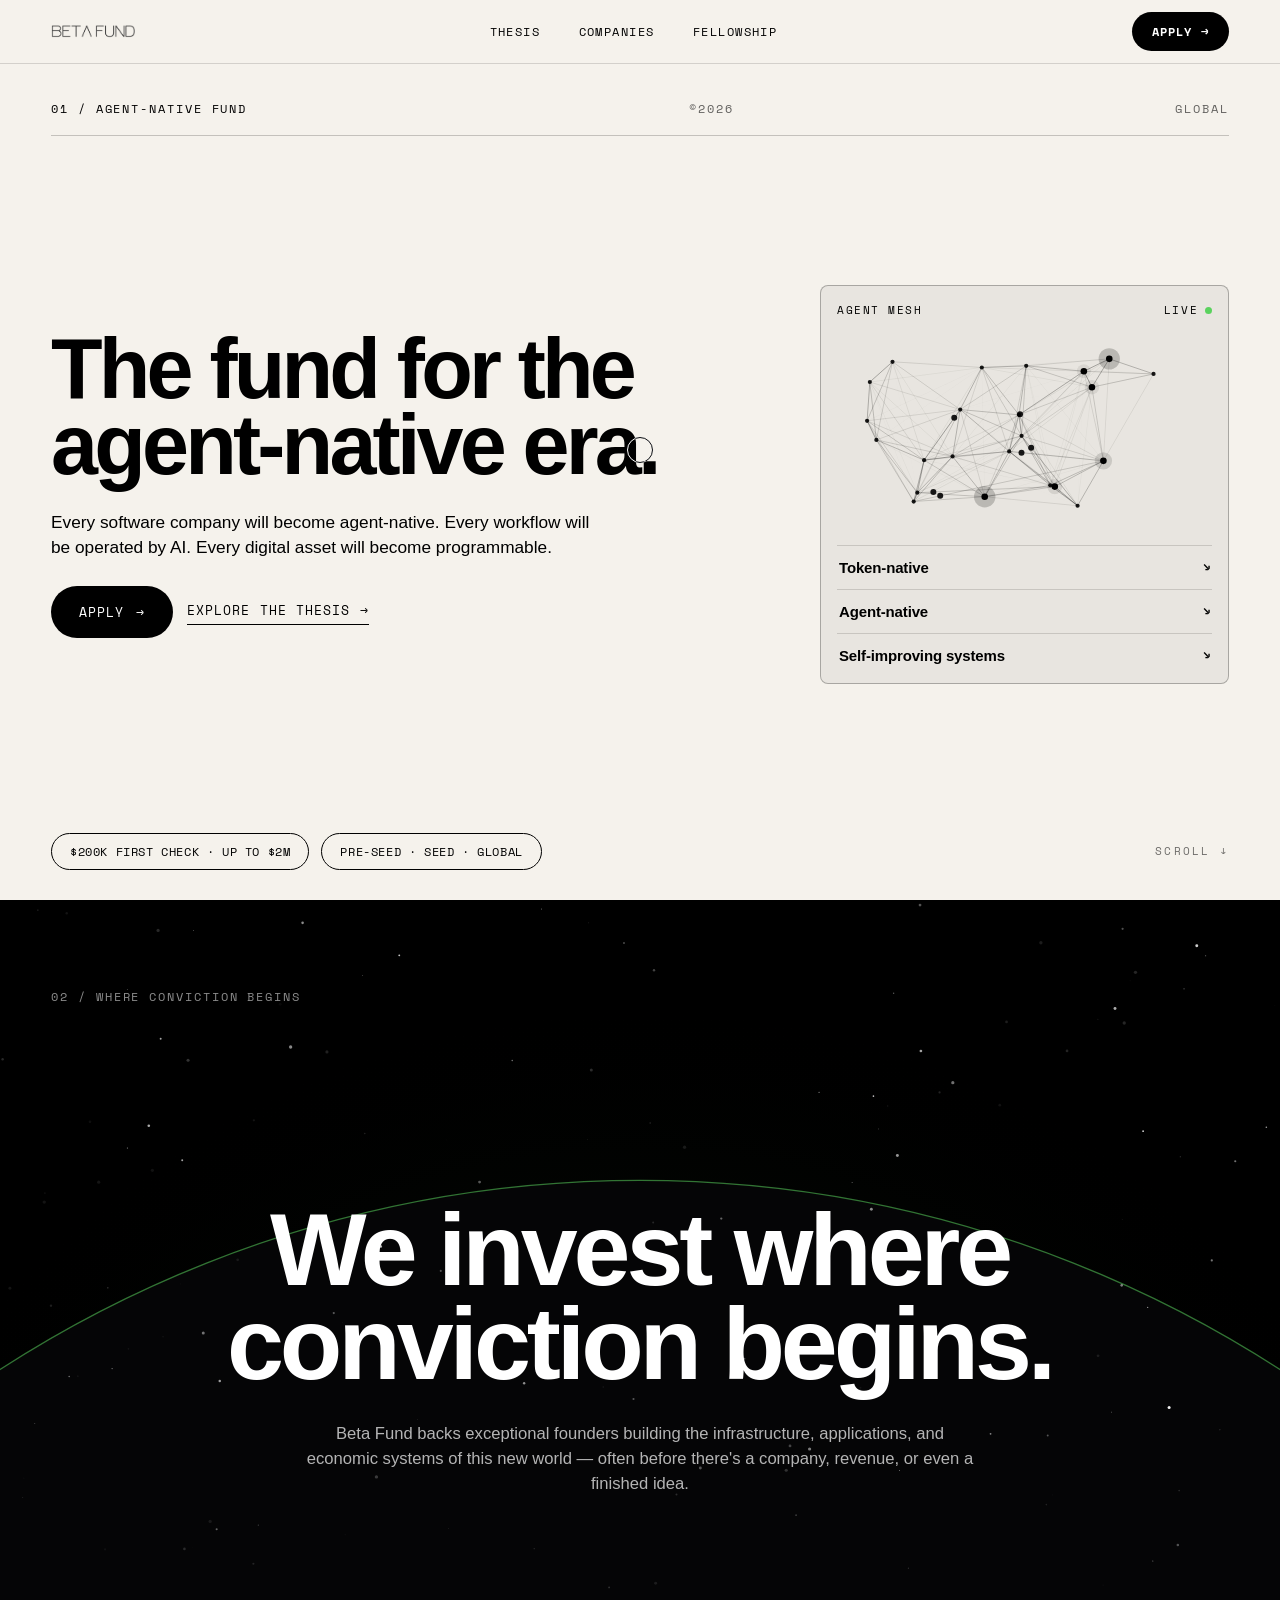
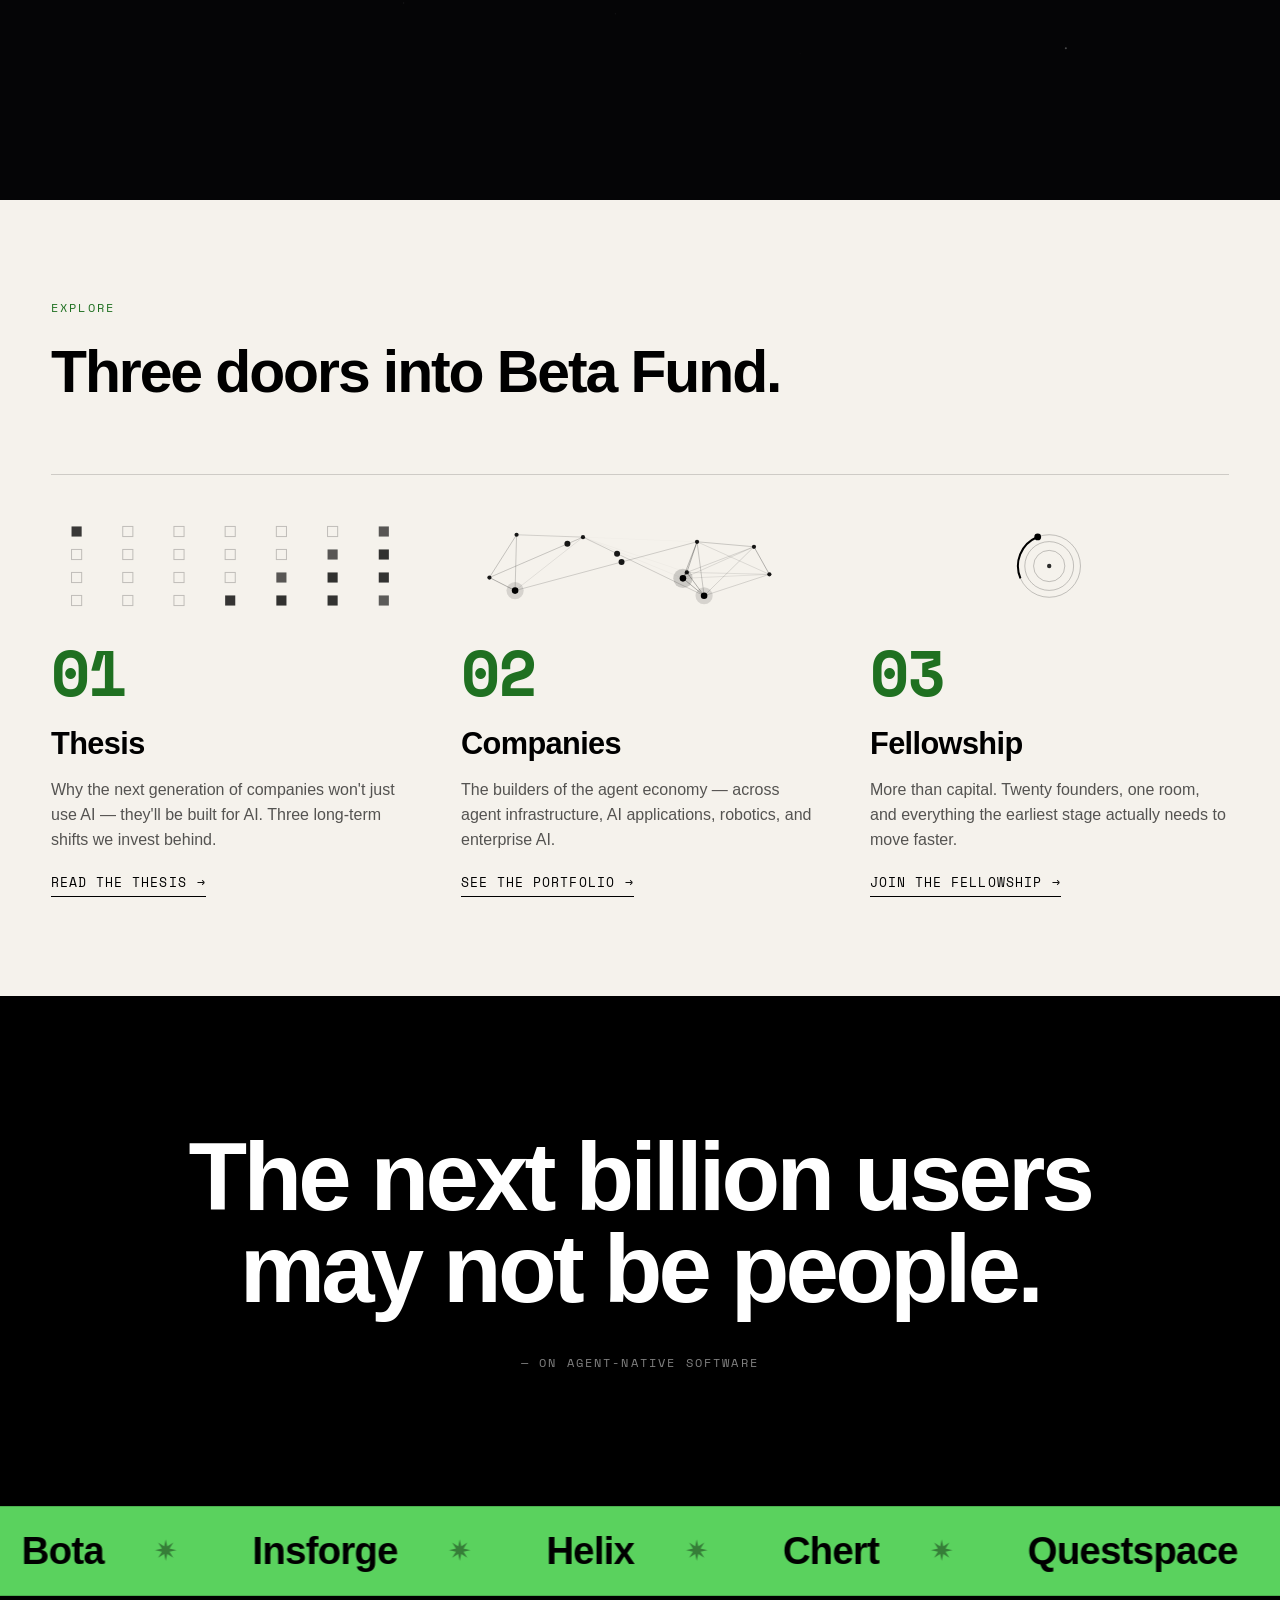
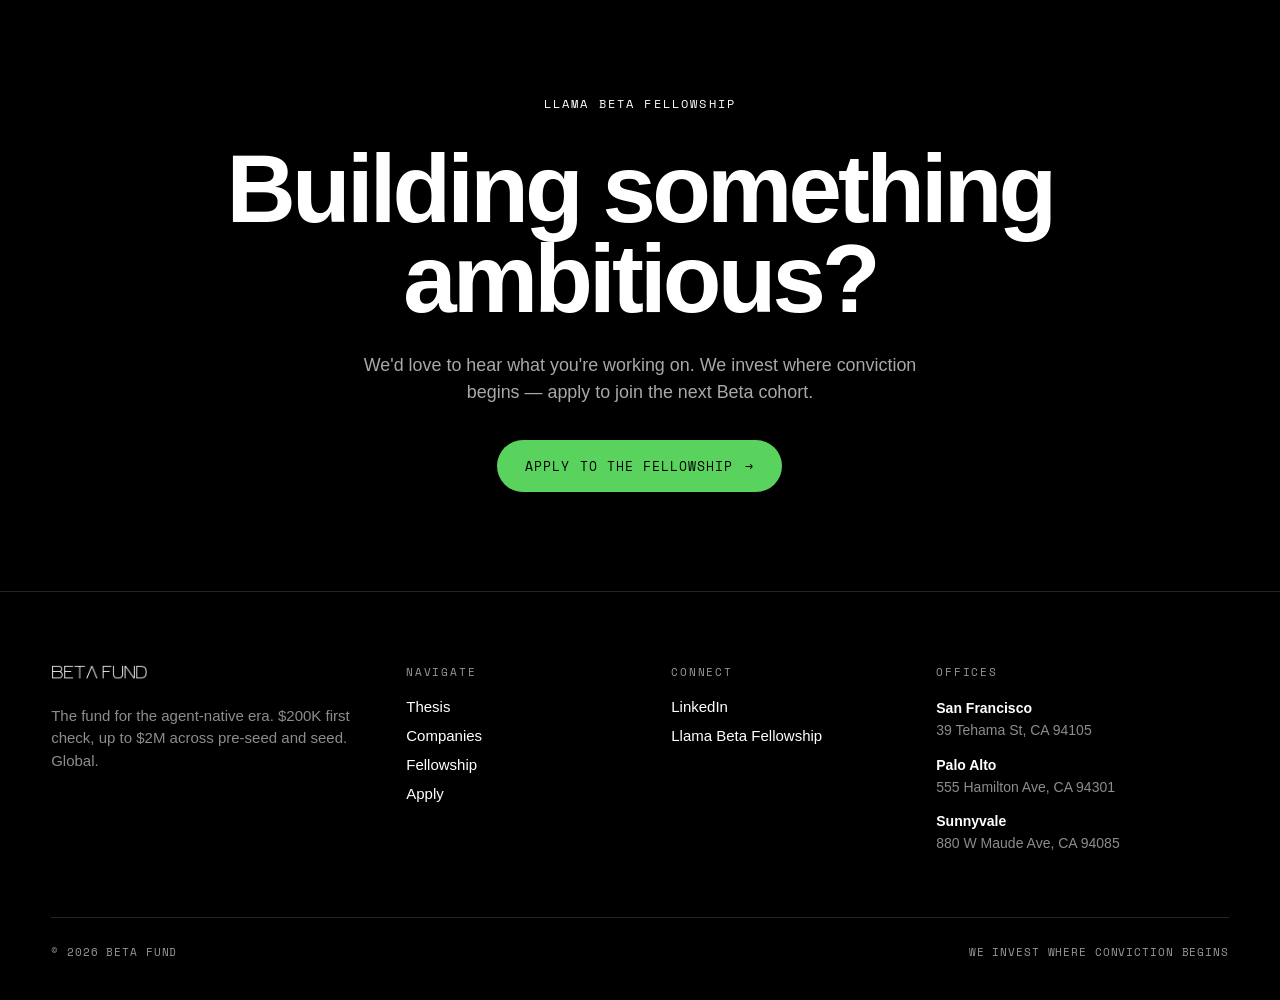
<file: index.html>
<!DOCTYPE html>
<html lang="en">
<head>
<meta charset="utf-8">
<meta name="viewport" content="width=device-width, initial-scale=1">
<title>Beta Fund — The fund for the agent-native era</title>
<meta name="description" content="Beta Fund backs founders building the agent-native era. $200K first check, up to $2M across pre-seed and seed. Global.">
<meta property="og:title" content="Beta Fund — The fund for the agent-native era">
<meta property="og:description" content="We invest where conviction begins. $200K first check, up to $2M across pre-seed and seed. Global.">
<meta property="og:type" content="website">
<meta name="theme-color" content="#5AD25E">
<link rel="icon" href="data:image/svg+xml,%3Csvg xmlns='http://www.w3.org/2000/svg' viewBox='0 0 32 32'%3E%3Crect width='32' height='32' fill='%235AD25E'/%3E%3Crect x='9' y='9' width='14' height='14' fill='%23000'/%3E%3C/svg%3E">
<meta property="og:image" content="https://www.betafund.ai/assets/og.png">
<link rel="preconnect" href="https://fonts.googleapis.com">
<link rel="preconnect" href="https://fonts.gstatic.com" crossorigin>
<link href="https://fonts.googleapis.com/css2?family=Space+Mono:wght@400;700&display=swap" rel="stylesheet">
<link rel="stylesheet" href="./css/site.css">
</head>
<body>
<a href="#main" class="skip-link">Skip to content</a>
<div id="mcursor"></div>

<header class="site-header">
  <a href="./index.html" class="brand" data-magnetic aria-label="Beta Fund — home"><img class="brand-logo" src="./assets/logo.png" alt="Beta Fund"></a>
  <nav class="nav-links" aria-label="Primary">
    <a href="./thesis.html">Thesis</a>
    <a href="./companies.html">Companies</a>
    <a href="./fellowship.html">Fellowship</a>
  </nav>
  <a href="./apply.html" class="nav-cta" data-magnetic>Apply <span>→</span></a>
  <button class="nav-toggle" aria-label="Open menu" aria-expanded="false" aria-controls="mobileNav"><span></span><span></span><span></span></button>
</header>
<nav id="mobileNav" class="mobile-nav" aria-label="Mobile">
  <a href="./thesis.html">Thesis <span class="num">01</span></a>
  <a href="./companies.html">Companies <span class="num">02</span></a>
  <a href="./fellowship.html">Fellowship <span class="num">03</span></a>
  <a href="./apply.html">Apply <span class="num">04</span></a>
  <a href="./apply.html" class="m-cta">Apply to the fellowship →</a>
  <div class="m-meta">$200K first check · up to $2M</div>
</nav>

<main id="main" tabindex="-1">

  <!-- HERO -->
  <section class="hero" id="top">
    <div class="hero-top" data-reveal data-d="0">
      <span>01 / Agent-native fund</span>
      <span>©2026</span>
      <span>Global</span>
    </div>
    <div class="hero-main">
      <div>
        <h1 class="hero-title" data-reveal data-d="80">The fund for the agent-native era.</h1>
        <p class="hero-sub" data-reveal data-d="180">Every software company will become agent-native. Every workflow will be operated by AI. Every digital asset will become programmable.</p>
        <div class="hero-cta" data-reveal data-d="260" style="display:flex;flex-wrap:wrap;gap:14px;align-items:center;margin-top:26px">
          <a href="./apply.html" class="btn" data-magnetic style="background:#000;color:#fff">Apply <span class="arr">→</span></a>
          <a href="./thesis.html" class="text-link" data-magnetic style="margin-top:0">Explore the thesis <span class="arr">→</span></a>
        </div>
      </div>
      <div class="hero-card" data-reveal data-d="340">
        <div class="hero-card-head">
          <span>Agent mesh</span>
          <span class="live">Live <span class="dot"></span></span>
        </div>
        <canvas data-motif="mesh" data-animated="1" data-tone="ink"></canvas>
        <div>
          <a href="./thesis.html" class="thesis-link" data-magnetic>Token-native <span>↘</span></a>
          <a href="./thesis.html" class="thesis-link" data-magnetic>Agent-native <span>↘</span></a>
          <a href="./thesis.html" class="thesis-link" data-magnetic>Self-improving systems <span>↘</span></a>
        </div>
      </div>
    </div>
    <div class="hero-foot">
      <div class="pill-row" data-reveal data-d="200">
        <span class="pill">$200K first check · up to $2M</span>
        <span class="pill">Pre-seed · Seed · Global</span>
      </div>
      <span class="scroll-hint">Scroll ↓</span>
    </div>
  </section>

  <!-- FILM / COSMIC -->
  <section class="film">
    <canvas id="cosmic"></canvas>
    <div class="corner">02 / Where conviction begins</div>
    <div class="film-inner">
      <h2 data-reveal>We invest where<br>conviction begins.</h2>
      <p data-reveal data-d="160">Beta Fund backs exceptional founders building the infrastructure, applications, and economic systems of this new world — often before there's a company, revenue, or even a finished idea.</p>
    </div>
  </section>

  <!-- EXPLORE CARDS -->
  <section class="section bg-paper">
    <div class="wrap">
      <div class="section-head measure">
        <div class="eyebrow gold" data-reveal>Explore</div>
        <h2 class="h2" data-reveal data-d="60">Three doors into Beta Fund.</h2>
      </div>
      <div class="thesis-grid">
        <a href="./thesis.html" class="thesis-card" data-reveal data-d="100" data-magnetic style="display:block;color:inherit">
          <canvas data-motif="grid" data-tone="ink"></canvas>
          <div class="num">01</div>
          <h3>Thesis</h3>
          <p>Why the next generation of companies won't just use AI — they'll be built for AI. Three long-term shifts we invest behind.</p>
          <span class="text-link" style="margin-top:20px">Read the thesis <span class="arr">→</span></span>
        </a>
        <a href="./companies.html" class="thesis-card" data-reveal data-d="160" data-magnetic style="display:block;color:inherit">
          <canvas data-motif="mesh" data-tone="ink"></canvas>
          <div class="num">02</div>
          <h3>Companies</h3>
          <p>The builders of the agent economy — across agent infrastructure, AI applications, robotics, and enterprise AI.</p>
          <span class="text-link" style="margin-top:20px">See the portfolio <span class="arr">→</span></span>
        </a>
        <a href="./fellowship.html" class="thesis-card" data-reveal data-d="220" data-magnetic style="display:block;color:inherit">
          <canvas data-motif="loop" data-tone="ink"></canvas>
          <div class="num">03</div>
          <h3>Fellowship</h3>
          <p>More than capital. Twenty founders, one room, and everything the earliest stage actually needs to move faster.</p>
          <span class="text-link" style="margin-top:20px">Join the fellowship <span class="arr">→</span></span>
        </a>
      </div>
    </div>
  </section>

  <!-- PULL QUOTE -->
  <section class="pull">
    <p data-reveal>The next billion users<br>may not be people.</p>
    <div class="src" data-reveal data-d="160">— On agent-native software</div>
  </section>

  <!-- MARQUEE -->
  <div class="marquee">
    <div class="marquee-track" id="marquee-track">
      <span>Bota<span class="star">✷</span></span><span>Insforge<span class="star">✷</span></span><span>Helix<span class="star">✷</span></span><span>Chert<span class="star">✷</span></span><span>Questspace<span class="star">✷</span></span><span>Pally<span class="star">✷</span></span><span>Origami Robotics<span class="star">✷</span></span><span>Neural Motion<span class="star">✷</span></span><span>Ruune<span class="star">✷</span></span><span>Vali<span class="star">✷</span></span><span>Scam AI<span class="star">✷</span></span><span>Emergent Sciences<span class="star">✷</span></span>
      <span>Bota<span class="star">✷</span></span><span>Insforge<span class="star">✷</span></span><span>Helix<span class="star">✷</span></span><span>Chert<span class="star">✷</span></span><span>Questspace<span class="star">✷</span></span><span>Pally<span class="star">✷</span></span><span>Origami Robotics<span class="star">✷</span></span><span>Neural Motion<span class="star">✷</span></span><span>Ruune<span class="star">✷</span></span><span>Vali<span class="star">✷</span></span><span>Scam AI<span class="star">✷</span></span><span>Emergent Sciences<span class="star">✷</span></span>
    </div>
  </div>

  <!-- CTA -->
  <section class="section bg-ink" style="text-align:center">
    <div class="wrap">
      <div class="eyebrow acc" data-reveal style="margin-bottom:32px">Llama Beta Fellowship</div>
      <h2 data-reveal data-d="60" style="margin:0 auto;max-width:1100px;font-weight:800;font-size:clamp(40px,7.5vw,110px);line-height:.94;letter-spacing:-.04em;text-wrap:balance">Building something ambitious?</h2>
      <p class="lead" data-reveal data-d="140" style="margin:28px auto 0;text-align:center;max-width:560px">We'd love to hear what you're working on. We invest where conviction begins — apply to join the next Beta cohort.</p>
      <div data-reveal data-d="200" style="margin-top:34px">
        <a href="./apply.html" class="btn accent" data-magnetic>Apply to the fellowship <span class="arr">→</span></a>
      </div>
    </div>
  </section>

</main>

<footer class="site-footer">
  <div class="wrap">
    <div class="footer-grid">
      <div class="fbrand">
        <a href="./index.html" data-magnetic><img class="fbrand-logo" src="./assets/logo-white.png" alt="Beta Fund"></a>
        <p>The fund for the agent-native era. $200K first check, up to $2M across pre-seed and seed. Global.</p>
      </div>
      <div class="fcol">
        <div class="ftitle">Navigate</div>
        <div class="flist">
          <a href="./thesis.html">Thesis</a>
          <a href="./companies.html">Companies</a>
          <a href="./fellowship.html">Fellowship</a>
          <a href="./apply.html">Apply</a>
        </div>
      </div>
      <div class="fcol">
        <div class="ftitle">Connect</div>
        <div class="flist">
          <a href="https://www.linkedin.com/company/betafund/" target="_blank" rel="noopener">LinkedIn</a>
          <a href="./apply.html">Llama Beta Fellowship</a>
        </div>
      </div>
      <div class="fcol">
        <div class="ftitle">Offices</div>
        <div class="offices">
          <div><span class="city">San Francisco</span>39 Tehama St, CA 94105</div>
          <div><span class="city">Palo Alto</span>555 Hamilton Ave, CA 94301</div>
          <div><span class="city">Sunnyvale</span>880 W Maude Ave, CA 94085</div>
        </div>
      </div>
    </div>
    <div class="footer-bottom">
      <span>© 2026 Beta Fund</span>
      <span>We invest where conviction begins</span>
    </div>
  </div>
</footer>

<script src="./js/site.js"></script>
</body>
</html>
</file>
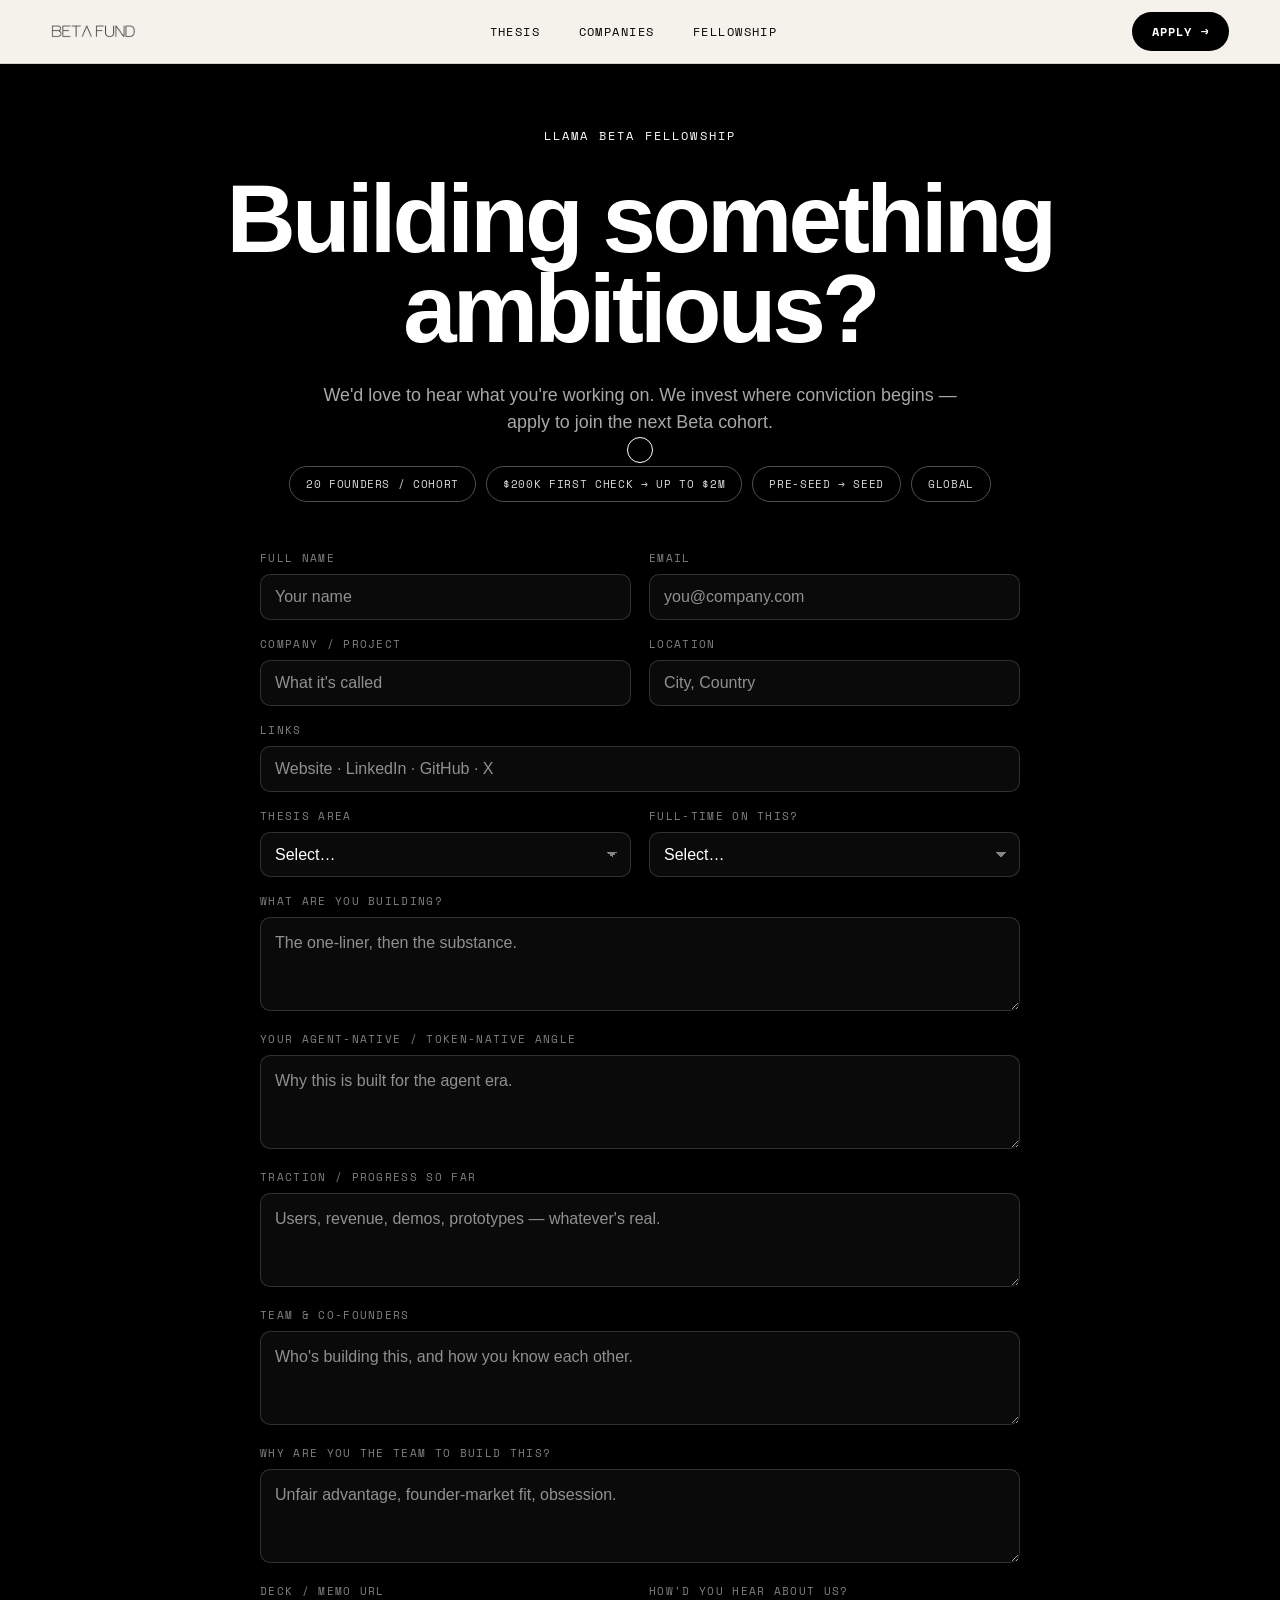
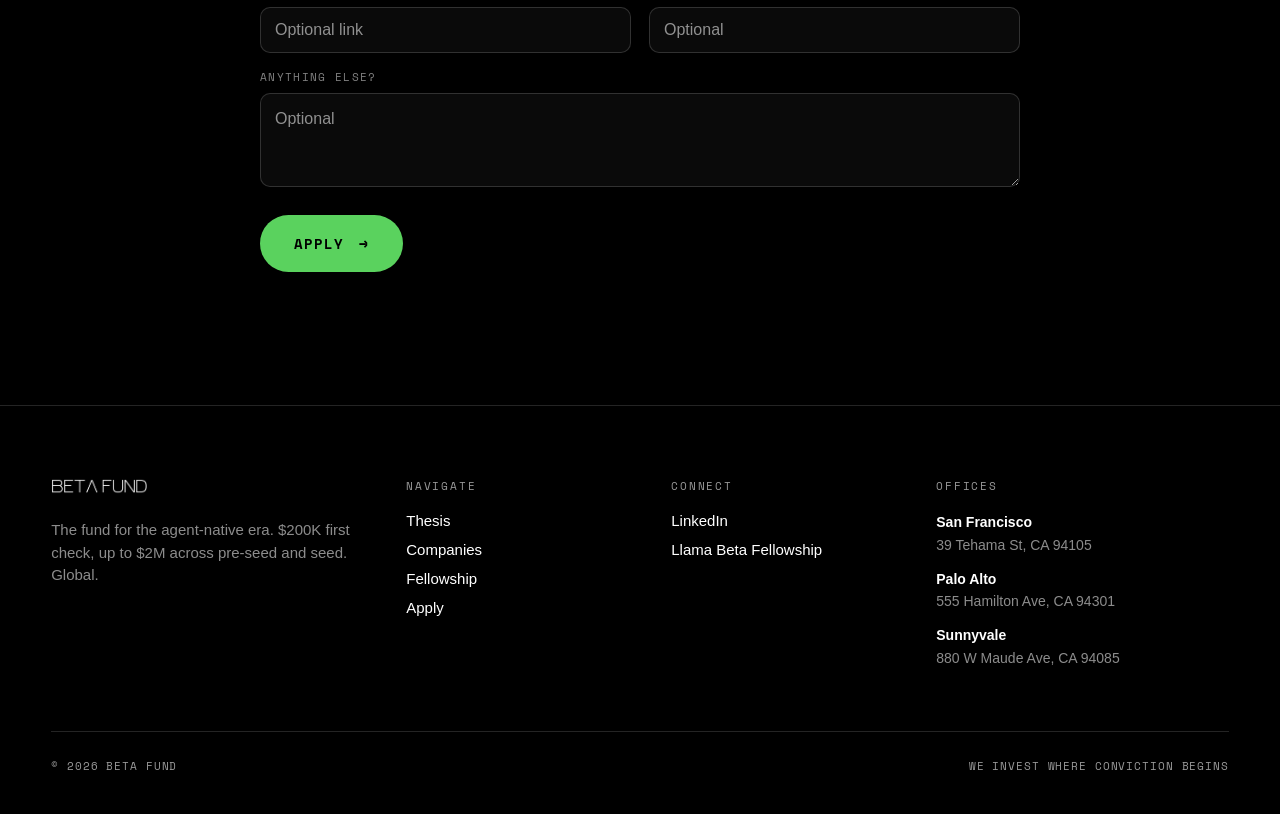
<file: apply.html>
<!DOCTYPE html>
<html lang="en">
<head>
<meta charset="utf-8">
<meta name="viewport" content="width=device-width, initial-scale=1">
<title>Apply — Beta Fund</title>
<meta name="description" content="Apply to the Llama Beta Fellowship. 20 founders per cohort, $200K first check up to $2M, pre-seed to seed, global. Tell us what you're building.">
<meta property="og:title" content="Apply — Beta Fund">
<meta property="og:description" content="Apply to the Llama Beta Fellowship. 20 founders per cohort, $200K first check up to $2M, pre-seed to seed, global. Tell us what you're building.">
<meta property="og:type" content="website">
<meta name="theme-color" content="#5AD25E">
<link rel="icon" href="data:image/svg+xml,%3Csvg xmlns='http://www.w3.org/2000/svg' viewBox='0 0 32 32'%3E%3Crect width='32' height='32' fill='%235AD25E'/%3E%3Crect x='9' y='9' width='14' height='14' fill='%23000'/%3E%3C/svg%3E">
<meta property="og:image" content="https://www.betafund.ai/assets/og.png">
<link rel="preconnect" href="https://fonts.googleapis.com">
<link rel="preconnect" href="https://fonts.gstatic.com" crossorigin>
<link href="https://fonts.googleapis.com/css2?family=Space+Mono:wght@400;700&display=swap" rel="stylesheet">
<link rel="stylesheet" href="./css/site.css">
</head>
<body>
<a href="#main" class="skip-link">Skip to content</a>
<div id="mcursor"></div>

<header class="site-header">
  <a href="./index.html" class="brand" data-magnetic aria-label="Beta Fund — home"><img class="brand-logo" src="./assets/logo.png" alt="Beta Fund"></a>
  <nav class="nav-links" aria-label="Primary">
    <a href="./thesis.html">Thesis</a>
    <a href="./companies.html">Companies</a>
    <a href="./fellowship.html">Fellowship</a>
  </nav>
  <a href="./apply.html" class="nav-cta" data-magnetic aria-current="page">Apply <span>→</span></a>
  <button class="nav-toggle" aria-label="Open menu" aria-expanded="false" aria-controls="mobileNav"><span></span><span></span><span></span></button>
</header>
<nav id="mobileNav" class="mobile-nav" aria-label="Mobile">
  <a href="./thesis.html">Thesis <span class="num">01</span></a>
  <a href="./companies.html">Companies <span class="num">02</span></a>
  <a href="./fellowship.html">Fellowship <span class="num">03</span></a>
  <a href="./apply.html" aria-current="page">Apply <span class="num">04</span></a>
  <a href="./apply.html" class="m-cta">Apply to the fellowship →</a>
  <div class="m-meta">$200K first check · up to $2M</div>
</nav>

<main id="main" tabindex="-1">
  <section class="section section-pad-top bg-ink">
    <div class="wrap">
      <div class="apply-hero">
        <div class="eyebrow acc" data-reveal style="margin-bottom:30px">Llama Beta Fellowship</div>
        <h1 data-reveal data-d="60">Building something ambitious?</h1>
        <p class="lead" data-reveal data-d="140">We'd love to hear what you're working on. We invest where conviction begins — apply to join the next Beta cohort.</p>
        <div class="apply-pills" data-reveal data-d="180">
          <span>20 founders / cohort</span>
          <span>$200K first check → up to $2M</span>
          <span>Pre-seed → Seed</span>
          <span>Global</span>
        </div>
      </div>

      <form id="applyForm" data-reveal data-d="220" novalidate>
        <div class="hp" aria-hidden="true">
          <label for="a_hp">Leave this field empty</label>
          <input id="a_hp" name="website" type="text" tabindex="-1" autocomplete="off">
        </div>
        <div>
          <label for="a_name">Full name</label>
          <input id="a_name" name="name" type="text" autocomplete="name" placeholder="Your name" required>
        </div>
        <div>
          <label for="a_email">Email</label>
          <input id="a_email" name="email" type="email" autocomplete="email" placeholder="you@company.com" required>
        </div>
        <div>
          <label for="a_company">Company / project</label>
          <input id="a_company" name="company" type="text" placeholder="What it's called">
        </div>
        <div>
          <label for="a_location">Location</label>
          <input id="a_location" name="location" type="text" placeholder="City, Country">
        </div>
        <div class="af-full">
          <label for="a_links">Links</label>
          <input id="a_links" name="links" type="text" placeholder="Website · LinkedIn · GitHub · X">
        </div>
        <div>
          <label for="a_thesis">Thesis area</label>
          <select id="a_thesis" name="thesis_area">
            <option value="">Select…</option>
            <option>Agent Infrastructure</option>
            <option>AI Applications</option>
            <option>Robotics &amp; Physical AI</option>
            <option>Enterprise AI</option>
            <option>Other</option>
          </select>
        </div>
        <div>
          <label for="a_fulltime">Full-time on this?</label>
          <select id="a_fulltime" name="full_time">
            <option value="">Select…</option>
            <option>Yes — full-time</option>
            <option>Not yet</option>
            <option>Planning to</option>
          </select>
        </div>
        <div class="af-full">
          <label for="a_building">What are you building?</label>
          <textarea id="a_building" name="building" placeholder="The one-liner, then the substance." required></textarea>
        </div>
        <div class="af-full">
          <label for="a_token">Your agent-native / token-native angle</label>
          <textarea id="a_token" name="token_angle" placeholder="Why this is built for the agent era."></textarea>
        </div>
        <div class="af-full">
          <label for="a_progress">Traction / progress so far</label>
          <textarea id="a_progress" name="progress" placeholder="Users, revenue, demos, prototypes — whatever's real."></textarea>
        </div>
        <div class="af-full">
          <label for="a_team">Team &amp; co-founders</label>
          <textarea id="a_team" name="team" placeholder="Who's building this, and how you know each other."></textarea>
        </div>
        <div class="af-full">
          <label for="a_why">Why are you the team to build this?</label>
          <textarea id="a_why" name="why_you" placeholder="Unfair advantage, founder-market fit, obsession."></textarea>
        </div>
        <div>
          <label for="a_deck">Deck / memo URL</label>
          <input id="a_deck" name="deck_url" type="text" placeholder="Optional link">
        </div>
        <div>
          <label for="a_referral">How'd you hear about us?</label>
          <input id="a_referral" name="referral" type="text" placeholder="Optional">
        </div>
        <div class="af-full">
          <label for="a_else">Anything else?</label>
          <textarea id="a_else" name="anything_else" placeholder="Optional"></textarea>
        </div>
        <button id="applyBtn" type="submit">Apply <span class="arr">→</span></button>
        <div id="applyMsg" role="status" aria-live="polite"></div>
      </form>
    </div>
  </section>
</main>

<footer class="site-footer">
  <div class="wrap">
    <div class="footer-grid">
      <div class="fbrand">
        <a href="./index.html" data-magnetic><img class="fbrand-logo" src="./assets/logo-white.png" alt="Beta Fund"></a>
        <p>The fund for the agent-native era. $200K first check, up to $2M across pre-seed and seed. Global.</p>
      </div>
      <div class="fcol">
        <div class="ftitle">Navigate</div>
        <div class="flist">
          <a href="./thesis.html">Thesis</a>
          <a href="./companies.html">Companies</a>
          <a href="./fellowship.html">Fellowship</a>
          <a href="./apply.html">Apply</a>
        </div>
      </div>
      <div class="fcol">
        <div class="ftitle">Connect</div>
        <div class="flist">
          <a href="https://www.linkedin.com/company/betafund/" target="_blank" rel="noopener">LinkedIn</a>
          <a href="./apply.html">Llama Beta Fellowship</a>
        </div>
      </div>
      <div class="fcol">
        <div class="ftitle">Offices</div>
        <div class="offices">
          <div><span class="city">San Francisco</span>39 Tehama St, CA 94105</div>
          <div><span class="city">Palo Alto</span>555 Hamilton Ave, CA 94301</div>
          <div><span class="city">Sunnyvale</span>880 W Maude Ave, CA 94085</div>
        </div>
      </div>
    </div>
    <div class="footer-bottom">
      <span>© 2026 Beta Fund</span>
      <span>We invest where conviction begins</span>
    </div>
  </div>
</footer>

<script src="./js/site.js"></script>
</body>
</html>
</file>
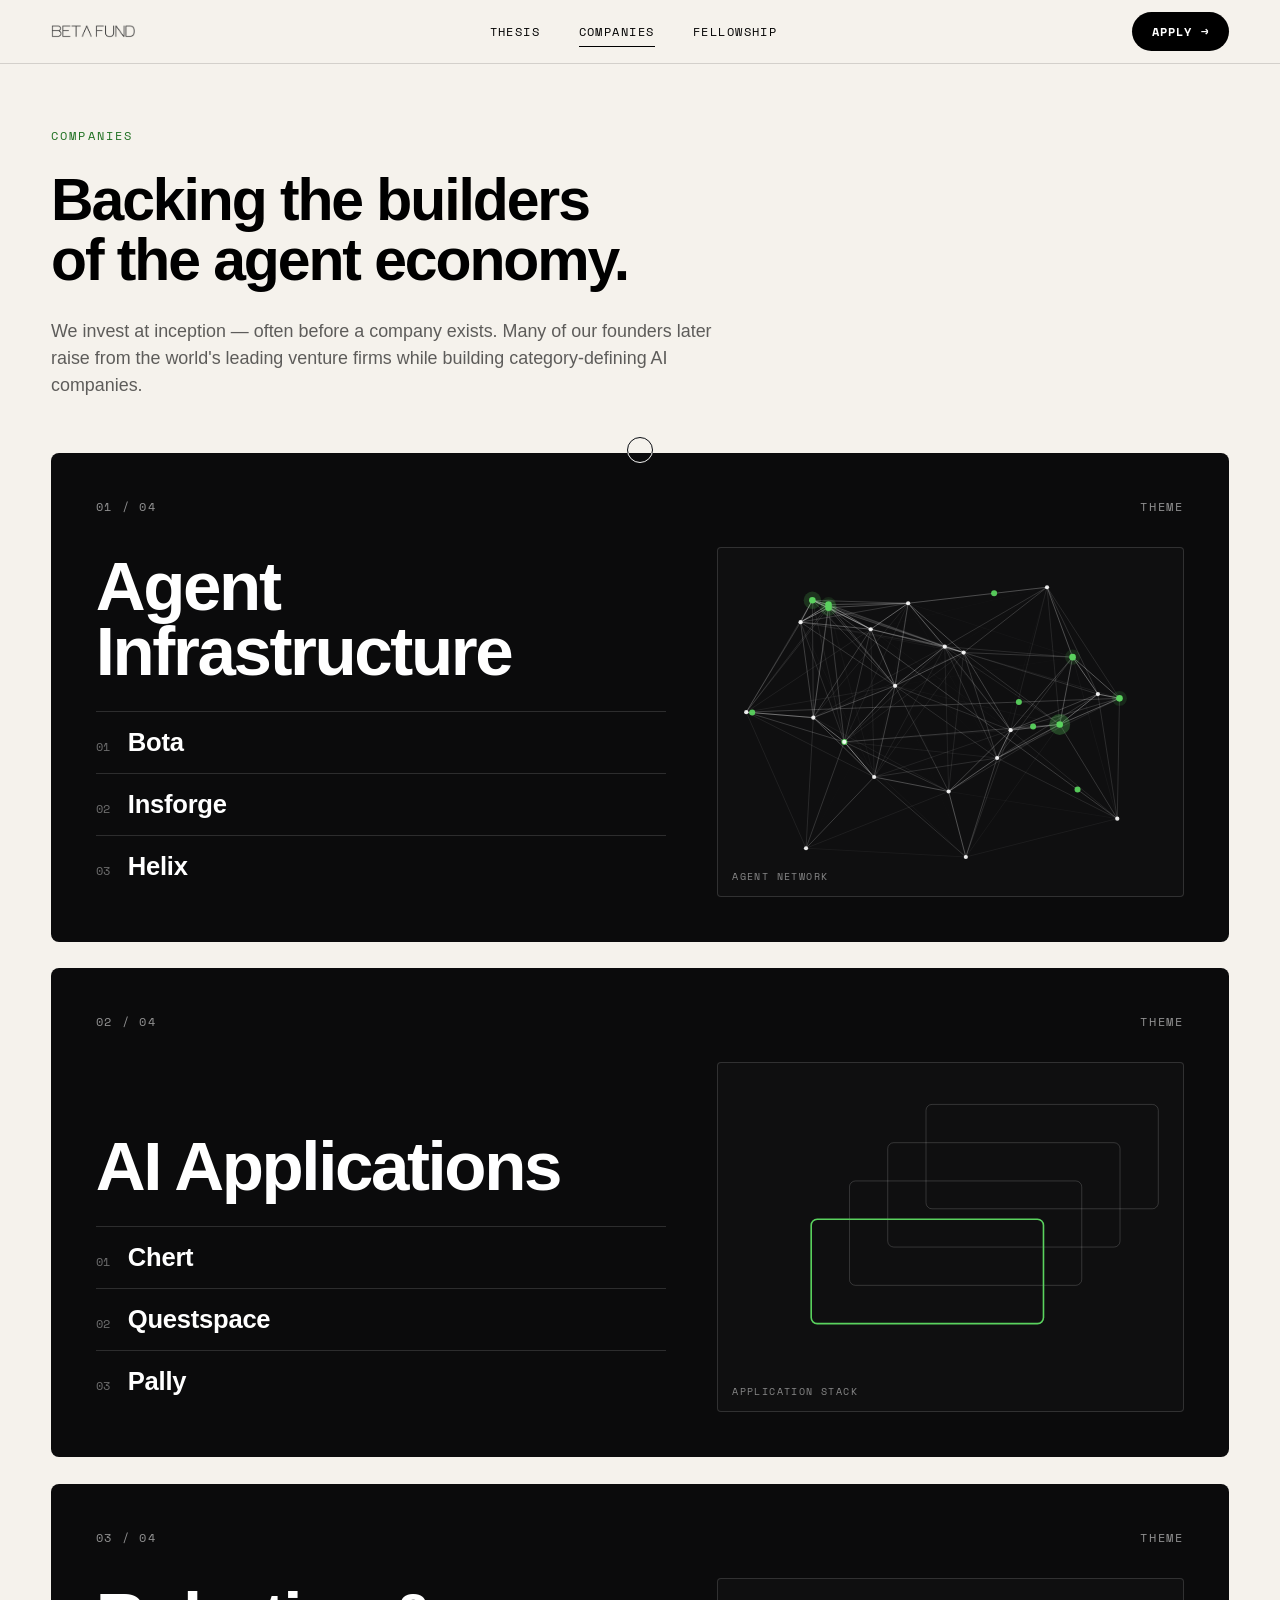
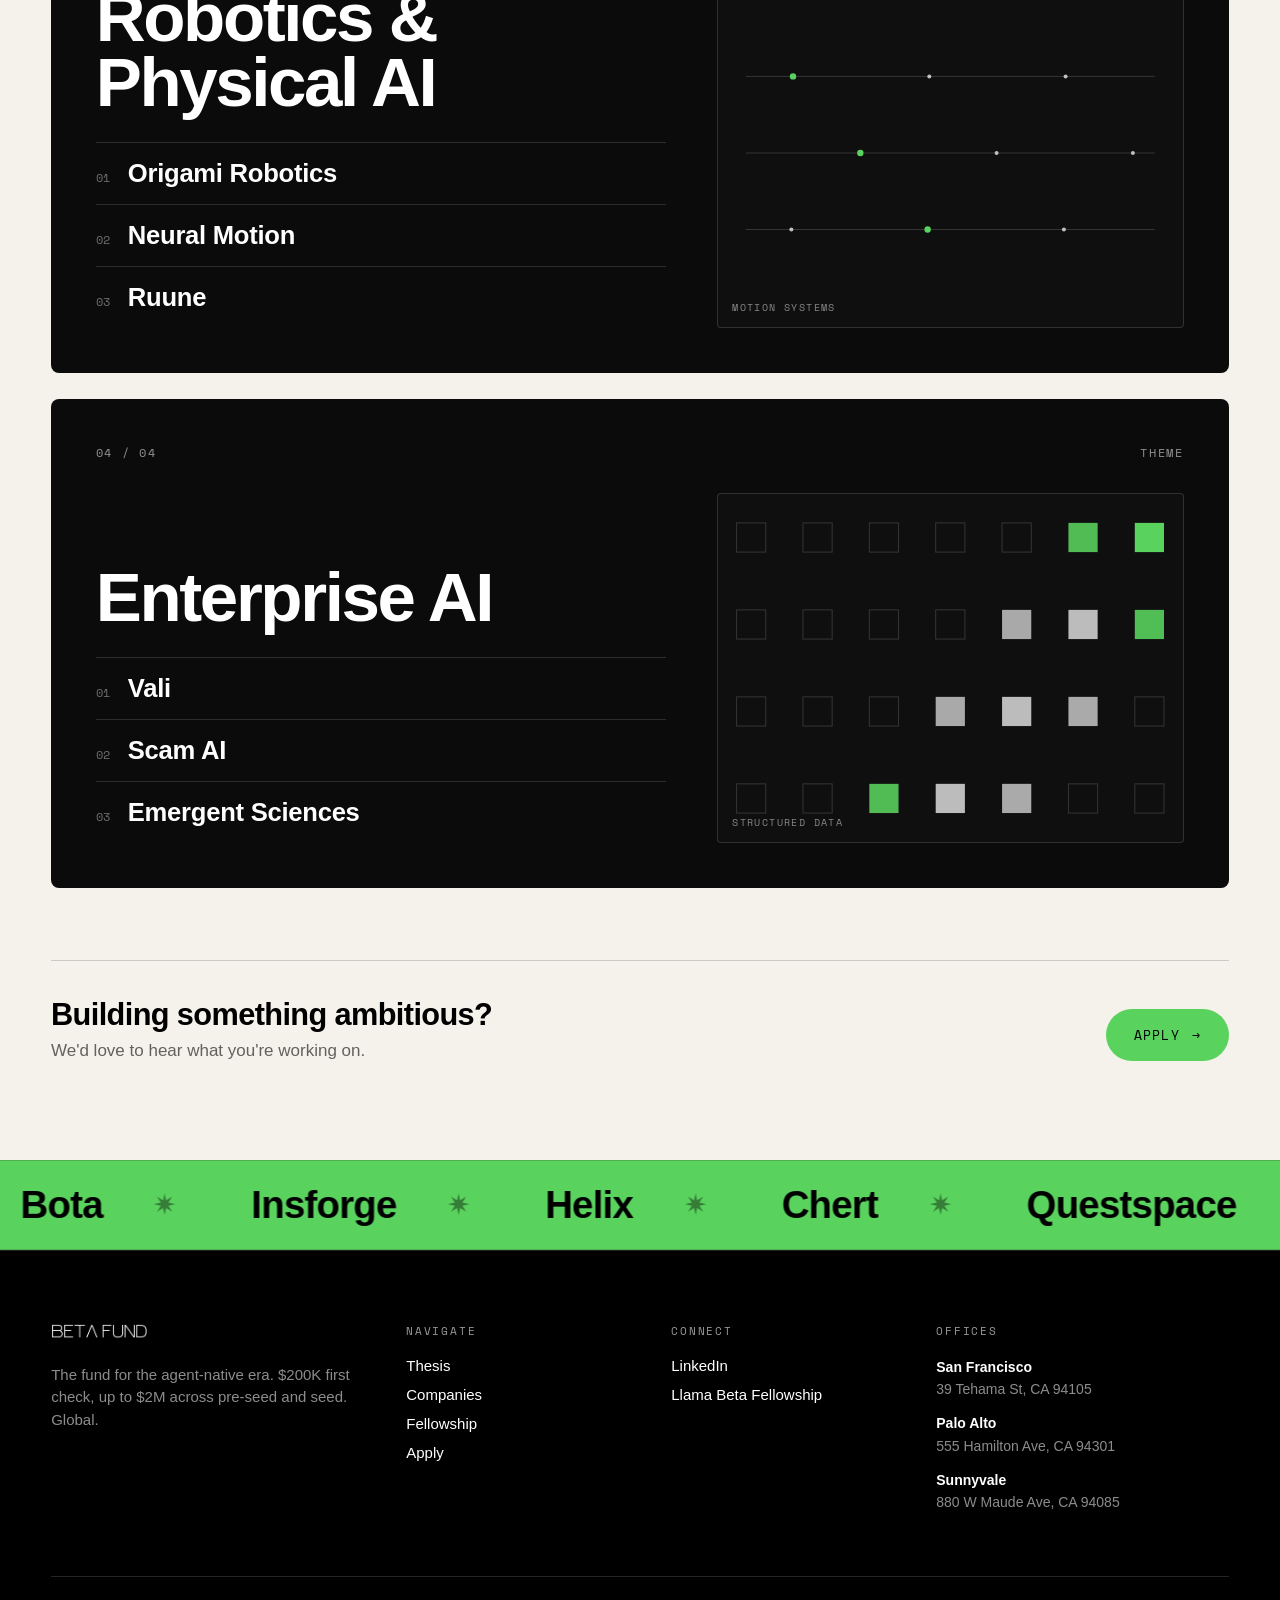
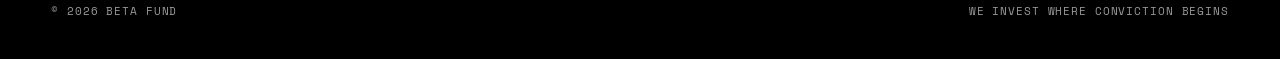
<file: companies.html>
<!DOCTYPE html>
<html lang="en">
<head>
<meta charset="utf-8">
<meta name="viewport" content="width=device-width, initial-scale=1">
<title>Companies — Beta Fund</title>
<meta name="description" content="Beta Fund backs the builders of the agent economy — across agent infrastructure, AI applications, robotics & physical AI, and enterprise AI.">
<meta property="og:title" content="Companies — Beta Fund">
<meta property="og:description" content="Beta Fund backs the builders of the agent economy — across agent infrastructure, AI applications, robotics & physical AI, and enterprise AI.">
<meta property="og:type" content="website">
<meta name="theme-color" content="#5AD25E">
<link rel="icon" href="data:image/svg+xml,%3Csvg xmlns='http://www.w3.org/2000/svg' viewBox='0 0 32 32'%3E%3Crect width='32' height='32' fill='%235AD25E'/%3E%3Crect x='9' y='9' width='14' height='14' fill='%23000'/%3E%3C/svg%3E">
<meta property="og:image" content="https://www.betafund.ai/assets/og.png">
<link rel="preconnect" href="https://fonts.googleapis.com">
<link rel="preconnect" href="https://fonts.gstatic.com" crossorigin>
<link href="https://fonts.googleapis.com/css2?family=Space+Mono:wght@400;700&display=swap" rel="stylesheet">
<link rel="stylesheet" href="./css/site.css">
</head>
<body>
<a href="#main" class="skip-link">Skip to content</a>
<div id="mcursor"></div>

<header class="site-header">
  <a href="./index.html" class="brand" data-magnetic aria-label="Beta Fund — home"><img class="brand-logo" src="./assets/logo.png" alt="Beta Fund"></a>
  <nav class="nav-links" aria-label="Primary">
    <a href="./thesis.html">Thesis</a>
    <a href="./companies.html" aria-current="page">Companies</a>
    <a href="./fellowship.html">Fellowship</a>
  </nav>
  <a href="./apply.html" class="nav-cta" data-magnetic>Apply <span>→</span></a>
  <button class="nav-toggle" aria-label="Open menu" aria-expanded="false" aria-controls="mobileNav"><span></span><span></span><span></span></button>
</header>
<nav id="mobileNav" class="mobile-nav" aria-label="Mobile">
  <a href="./thesis.html">Thesis <span class="num">01</span></a>
  <a href="./companies.html" aria-current="page">Companies <span class="num">02</span></a>
  <a href="./fellowship.html">Fellowship <span class="num">03</span></a>
  <a href="./apply.html">Apply <span class="num">04</span></a>
  <a href="./apply.html" class="m-cta">Apply to the fellowship →</a>
  <div class="m-meta">$200K first check · up to $2M</div>
</nav>

<main id="main" tabindex="-1">
  <section class="section section-pad-top bg-paper">
    <div class="wrap">
      <div class="section-head measure">
        <div class="eyebrow gold" data-reveal>Companies</div>
        <h1 class="h2" data-reveal data-d="60">Backing the builders of the agent economy.</h1>
        <p class="lead" data-reveal data-d="140">We invest at inception — often before a company exists. Many of our founders later raise from the world's leading venture firms while building category-defining AI companies.</p>
      </div>

      <div class="theme-list">
        <article class="theme-card" data-reveal data-d="80">
          <div class="tc-top"><span>01 / 04</span><span>Theme</span></div>
          <div class="tc-body">
            <div>
              <h3>Agent Infrastructure</h3>
              <div class="cos">
                <div class="co"><span class="ci">01</span><span class="cn">Bota</span></div>
                <div class="co"><span class="ci">02</span><span class="cn">Insforge</span></div>
                <div class="co"><span class="ci">03</span><span class="cn">Helix</span></div>
              </div>
            </div>
            <div class="tc-motif"><canvas data-motif="mesh" data-tone="light"></canvas><span class="ml">Agent network</span></div>
          </div>
        </article>

        <article class="theme-card" data-reveal data-d="80">
          <div class="tc-top"><span>02 / 04</span><span>Theme</span></div>
          <div class="tc-body">
            <div>
              <h3>AI Applications</h3>
              <div class="cos">
                <div class="co"><span class="ci">01</span><span class="cn">Chert</span></div>
                <div class="co"><span class="ci">02</span><span class="cn">Questspace</span></div>
                <div class="co"><span class="ci">03</span><span class="cn">Pally</span></div>
              </div>
            </div>
            <div class="tc-motif"><canvas data-motif="stack" data-tone="light"></canvas><span class="ml">Application stack</span></div>
          </div>
        </article>

        <article class="theme-card" data-reveal data-d="80">
          <div class="tc-top"><span>03 / 04</span><span>Theme</span></div>
          <div class="tc-body">
            <div>
              <h3>Robotics &amp; Physical AI</h3>
              <div class="cos">
                <div class="co"><span class="ci">01</span><span class="cn">Origami Robotics</span></div>
                <div class="co"><span class="ci">02</span><span class="cn">Neural Motion</span></div>
                <div class="co"><span class="ci">03</span><span class="cn">Ruune</span></div>
              </div>
            </div>
            <div class="tc-motif"><canvas data-motif="flow" data-tone="light"></canvas><span class="ml">Motion systems</span></div>
          </div>
        </article>

        <article class="theme-card" data-reveal data-d="80">
          <div class="tc-top"><span>04 / 04</span><span>Theme</span></div>
          <div class="tc-body">
            <div>
              <h3>Enterprise AI</h3>
              <div class="cos">
                <div class="co"><span class="ci">01</span><span class="cn">Vali</span></div>
                <div class="co"><span class="ci">02</span><span class="cn">Scam AI</span></div>
                <div class="co"><span class="ci">03</span><span class="cn">Emergent Sciences</span></div>
              </div>
            </div>
            <div class="tc-motif"><canvas data-motif="grid" data-tone="light"></canvas><span class="ml">Structured data</span></div>
          </div>
        </article>
      </div>

      <div class="cta-strip" data-reveal>
        <div>
          <div class="big">Building something ambitious?</div>
          <div class="sub">We'd love to hear what you're working on.</div>
        </div>
        <a href="./apply.html" class="btn accent" data-magnetic>Apply <span class="arr">→</span></a>
      </div>
    </div>
  </section>

  <!-- MARQUEE -->
  <div class="marquee">
    <div class="marquee-track" id="marquee-track">
      <span>Bota<span class="star">✷</span></span><span>Insforge<span class="star">✷</span></span><span>Helix<span class="star">✷</span></span><span>Chert<span class="star">✷</span></span><span>Questspace<span class="star">✷</span></span><span>Pally<span class="star">✷</span></span><span>Origami Robotics<span class="star">✷</span></span><span>Neural Motion<span class="star">✷</span></span><span>Ruune<span class="star">✷</span></span><span>Vali<span class="star">✷</span></span><span>Scam AI<span class="star">✷</span></span><span>Emergent Sciences<span class="star">✷</span></span>
      <span>Bota<span class="star">✷</span></span><span>Insforge<span class="star">✷</span></span><span>Helix<span class="star">✷</span></span><span>Chert<span class="star">✷</span></span><span>Questspace<span class="star">✷</span></span><span>Pally<span class="star">✷</span></span><span>Origami Robotics<span class="star">✷</span></span><span>Neural Motion<span class="star">✷</span></span><span>Ruune<span class="star">✷</span></span><span>Vali<span class="star">✷</span></span><span>Scam AI<span class="star">✷</span></span><span>Emergent Sciences<span class="star">✷</span></span>
    </div>
  </div>
</main>

<footer class="site-footer">
  <div class="wrap">
    <div class="footer-grid">
      <div class="fbrand">
        <a href="./index.html" data-magnetic><img class="fbrand-logo" src="./assets/logo-white.png" alt="Beta Fund"></a>
        <p>The fund for the agent-native era. $200K first check, up to $2M across pre-seed and seed. Global.</p>
      </div>
      <div class="fcol">
        <div class="ftitle">Navigate</div>
        <div class="flist">
          <a href="./thesis.html">Thesis</a>
          <a href="./companies.html">Companies</a>
          <a href="./fellowship.html">Fellowship</a>
          <a href="./apply.html">Apply</a>
        </div>
      </div>
      <div class="fcol">
        <div class="ftitle">Connect</div>
        <div class="flist">
          <a href="https://www.linkedin.com/company/betafund/" target="_blank" rel="noopener">LinkedIn</a>
          <a href="./apply.html">Llama Beta Fellowship</a>
        </div>
      </div>
      <div class="fcol">
        <div class="ftitle">Offices</div>
        <div class="offices">
          <div><span class="city">San Francisco</span>39 Tehama St, CA 94105</div>
          <div><span class="city">Palo Alto</span>555 Hamilton Ave, CA 94301</div>
          <div><span class="city">Sunnyvale</span>880 W Maude Ave, CA 94085</div>
        </div>
      </div>
    </div>
    <div class="footer-bottom">
      <span>© 2026 Beta Fund</span>
      <span>We invest where conviction begins</span>
    </div>
  </div>
</footer>

<script src="./js/site.js"></script>
</body>
</html>
</file>
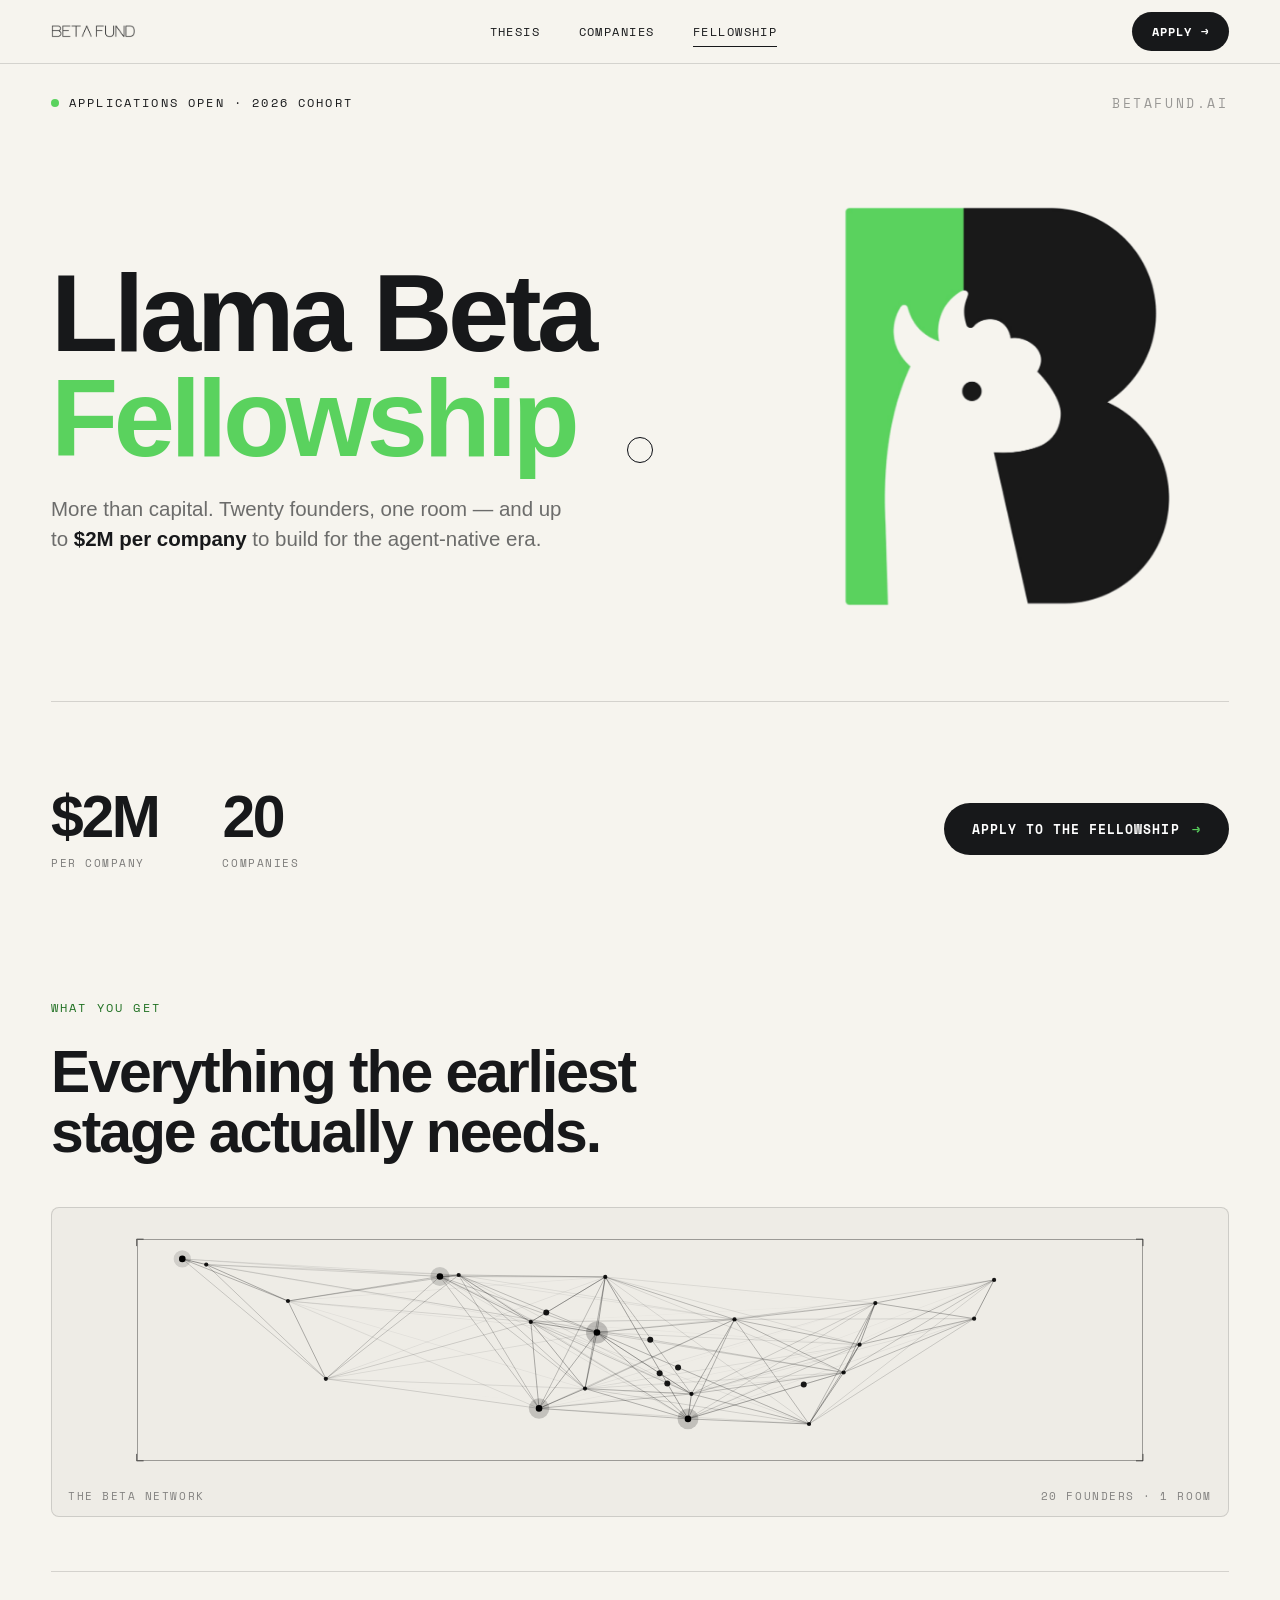
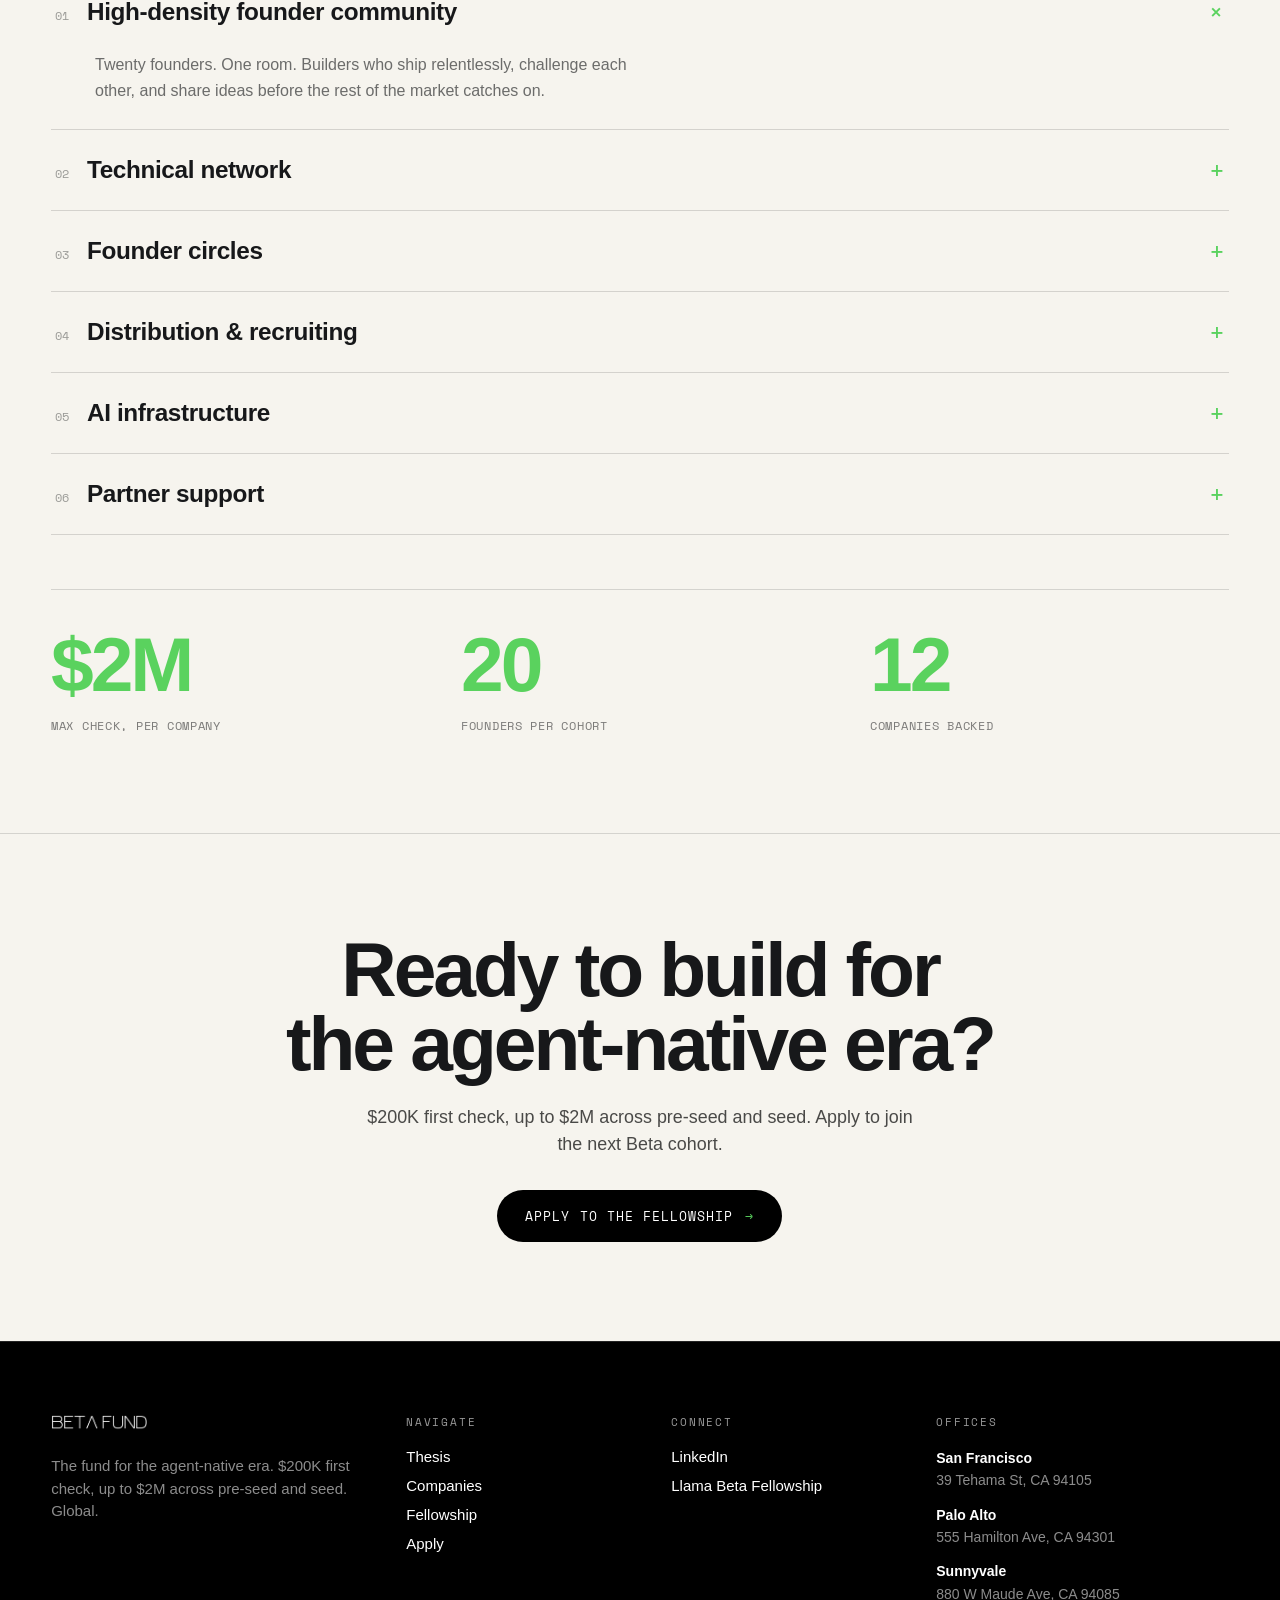
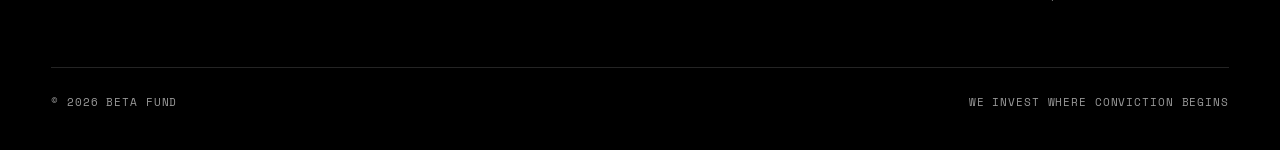
<file: fellowship.html>
<!DOCTYPE html>
<html lang="en">
<head>
<meta charset="utf-8">
<meta name="viewport" content="width=device-width, initial-scale=1">
<title>Fellowship — Beta Fund</title>
<meta name="description" content="The Llama Beta Fellowship: more than capital. Twenty founders, one room, and everything the earliest stage actually needs — community, technical network, infrastructure, and partner support.">
<meta property="og:title" content="Fellowship — Beta Fund">
<meta property="og:description" content="The Llama Beta Fellowship: more than capital. Twenty founders, one room, and everything the earliest stage actually needs — community, technical network, infrastructure, and partner support.">
<meta property="og:type" content="website">
<meta name="theme-color" content="#F6F4EE">
<link rel="icon" href="data:image/svg+xml,%3Csvg xmlns='http://www.w3.org/2000/svg' viewBox='0 0 32 32'%3E%3Crect width='32' height='32' fill='%235AD25E'/%3E%3Crect x='9' y='9' width='14' height='14' fill='%23000'/%3E%3C/svg%3E">
<meta property="og:image" content="https://www.betafund.ai/assets/og.png">
<link rel="preconnect" href="https://fonts.googleapis.com">
<link rel="preconnect" href="https://fonts.gstatic.com" crossorigin>
<link href="https://fonts.googleapis.com/css2?family=Space+Mono:wght@400;700&display=swap" rel="stylesheet">
<link rel="stylesheet" href="./css/site.css">
</head>
<body class="theme-green">
<a href="#main" class="skip-link">Skip to content</a>
<div id="mcursor"></div>

<header class="site-header">
  <a href="./index.html" class="brand" data-magnetic aria-label="Beta Fund — home"><img class="brand-logo" src="./assets/logo.png" alt="Beta Fund"></a>
  <nav class="nav-links" aria-label="Primary">
    <a href="./thesis.html">Thesis</a>
    <a href="./companies.html">Companies</a>
    <a href="./fellowship.html" aria-current="page">Fellowship</a>
  </nav>
  <a href="./apply.html" class="nav-cta" data-magnetic>Apply <span>→</span></a>
  <button class="nav-toggle" aria-label="Open menu" aria-expanded="false" aria-controls="mobileNav"><span></span><span></span><span></span></button>
</header>
<nav id="mobileNav" class="mobile-nav" aria-label="Mobile">
  <a href="./thesis.html">Thesis <span class="num">01</span></a>
  <a href="./companies.html">Companies <span class="num">02</span></a>
  <a href="./fellowship.html" aria-current="page">Fellowship <span class="num">03</span></a>
  <a href="./apply.html">Apply <span class="num">04</span></a>
  <a href="./apply.html" class="m-cta">Apply to the fellowship →</a>
  <div class="m-meta">$200K first check · up to $2M</div>
</nav>

<main id="main" tabindex="-1">
  <section class="fh-hero">
    <div class="wrap fh-hero-wrap">
      <div class="fh-top">
        <div class="badge" data-reveal><span class="bdot"></span>Applications open · 2026 cohort</div>
        <div class="fh-url" data-reveal data-d="40">betafund.ai</div>
      </div>

      <div class="fh-mid">
        <div class="fh-copy">
          <h1 data-reveal data-d="80">Llama Beta<br><span class="acc-word">Fellowship</span></h1>
          <p data-reveal data-d="160">More than capital. Twenty founders, one room — and up to <strong>$2M per company</strong> to build for the agent-native era.</p>
        </div>
        <div class="fh-mark" data-reveal data-d="220">
          <img src="./assets/llama-mark.png" alt="Beta Fund llama mark" width="267" height="322">
        </div>
      </div>

      <div class="fh-hr" data-reveal data-d="260"></div>

      <div class="fh-row" data-reveal data-d="300">
        <div class="fh-stats">
          <div class="fh-stat"><span class="v">$2M</span><span class="l">Per company</span></div>
          <div class="fh-stat"><span class="v">20</span><span class="l">Companies</span></div>
        </div>
        <a href="./apply.html" class="btn fh-apply" data-magnetic>Apply to the fellowship <span class="arr">→</span></a>
      </div>
    </div>
  </section>

  <section class="section bg-ink" id="benefits">
    <div class="wrap">
      <div class="section-head measure">
        <div class="eyebrow acc" data-reveal>What you get</div>
        <h2 class="h2" data-reveal data-d="60">Everything the earliest stage actually needs.</h2>
      </div>

      <div class="net" data-reveal data-d="100">
        <canvas data-motif="mesh" data-tone="ink" data-nodes="20" data-room></canvas>
        <div class="cap"><span>The Beta network</span><span>20 founders · 1 room</span></div>
      </div>

      <div class="accordion" data-reveal data-d="160">
        <div class="acc-item">
          <button class="acc-btn" aria-expanded="false" data-magnetic>
            <span class="lhs"><span class="anum">01</span><span class="atitle">High-density founder community</span></span>
            <span class="sign">+</span>
          </button>
          <div class="acc-panel"><p>Twenty founders. One room. Builders who ship relentlessly, challenge each other, and share ideas before the rest of the market catches on.</p></div>
        </div>
        <div class="acc-item">
          <button class="acc-btn" aria-expanded="false" data-magnetic>
            <span class="lhs"><span class="anum">02</span><span class="atitle">Technical network</span></span>
            <span class="sign">+</span>
          </button>
          <div class="acc-panel"><p>Work directly with researchers, AI engineers, infrastructure teams, and technical advisors building at the frontier of agent systems. Whether it's inference, robotics, multimodal AI, or developer infrastructure, you'll have people who've built it before.</p></div>
        </div>
        <div class="acc-item">
          <button class="acc-btn" aria-expanded="false" data-magnetic>
            <span class="lhs"><span class="anum">03</span><span class="atitle">Founder circles</span></span>
            <span class="sign">+</span>
          </button>
          <div class="acc-panel"><p>Private dinners. Small-group discussions. Weekly office hours. Monthly demo sessions. No conference stages. No performative networking. Just honest conversations with people building the future.</p></div>
        </div>
        <div class="acc-item">
          <button class="acc-btn" aria-expanded="false" data-magnetic>
            <span class="lhs"><span class="anum">04</span><span class="atitle">Distribution &amp; recruiting</span></span>
            <span class="sign">+</span>
          </button>
          <div class="acc-panel"><p>Meet customers. Hire engineers. Find co-founders. Get introduced to design partners, enterprise buyers, later-stage investors, and technical talent through the Beta network.</p></div>
        </div>
        <div class="acc-item">
          <button class="acc-btn" aria-expanded="false" data-magnetic>
            <span class="lhs"><span class="anum">05</span><span class="atitle">AI infrastructure</span></span>
            <span class="sign">+</span>
          </button>
          <div class="acc-panel"><p>Founders receive access to cloud credits, model credits, GPUs, startup perks, technical partnerships, and preferred pricing from our ecosystem partners. Infrastructure shouldn't slow great ideas down.</p></div>
        </div>
        <div class="acc-item">
          <button class="acc-btn" aria-expanded="false" data-magnetic>
            <span class="lhs"><span class="anum">06</span><span class="atitle">Partner support</span></span>
            <span class="sign">+</span>
          </button>
          <div class="acc-panel"><p>Every portfolio company works directly with Beta partners on product strategy, fundraising, storytelling, recruiting, customer introductions, and company building. Small portfolio. High conviction. High attention.</p></div>
        </div>
      </div>

      <div class="stat-band">
        <div class="stat" data-reveal><div class="v">$2M</div><div class="l">Max check, per company</div></div>
        <div class="stat" data-reveal data-d="80"><div class="v">20</div><div class="l">Founders per cohort</div></div>
        <div class="stat" data-reveal data-d="160"><div class="v">12</div><div class="l">Companies backed</div></div>
      </div>
    </div>
  </section>

  <!-- CTA -->
  <section class="section bg-accent" style="text-align:center">
    <div class="wrap">
      <h2 data-reveal style="margin:0 auto;max-width:1000px;font-weight:800;font-size:clamp(34px,6vw,84px);line-height:.96;letter-spacing:-.04em;text-wrap:balance">Ready to build for the agent-native era?</h2>
      <p data-reveal data-d="140" style="margin:24px auto 0;max-width:560px;font-size:clamp(16px,1.4vw,20px);line-height:1.5;color:rgba(0,0,0,.7)">$200K first check, up to $2M across pre-seed and seed. Apply to join the next Beta cohort.</p>
      <div data-reveal data-d="200" style="margin-top:32px">
        <a href="./apply.html" class="btn" data-magnetic style="background:#000;color:#fff">Apply to the fellowship <span class="arr">→</span></a>
      </div>
    </div>
  </section>
</main>

<footer class="site-footer">
  <div class="wrap">
    <div class="footer-grid">
      <div class="fbrand">
        <a href="./index.html" data-magnetic><img class="fbrand-logo" src="./assets/logo-white.png" alt="Beta Fund"></a>
        <p>The fund for the agent-native era. $200K first check, up to $2M across pre-seed and seed. Global.</p>
      </div>
      <div class="fcol">
        <div class="ftitle">Navigate</div>
        <div class="flist">
          <a href="./thesis.html">Thesis</a>
          <a href="./companies.html">Companies</a>
          <a href="./fellowship.html">Fellowship</a>
          <a href="./apply.html">Apply</a>
        </div>
      </div>
      <div class="fcol">
        <div class="ftitle">Connect</div>
        <div class="flist">
          <a href="https://www.linkedin.com/company/betafund/" target="_blank" rel="noopener">LinkedIn</a>
          <a href="./apply.html">Llama Beta Fellowship</a>
        </div>
      </div>
      <div class="fcol">
        <div class="ftitle">Offices</div>
        <div class="offices">
          <div><span class="city">San Francisco</span>39 Tehama St, CA 94105</div>
          <div><span class="city">Palo Alto</span>555 Hamilton Ave, CA 94301</div>
          <div><span class="city">Sunnyvale</span>880 W Maude Ave, CA 94085</div>
        </div>
      </div>
    </div>
    <div class="footer-bottom">
      <span>© 2026 Beta Fund</span>
      <span>We invest where conviction begins</span>
    </div>
  </div>
</footer>

<script src="./js/site.js"></script>
</body>
</html>
</file>
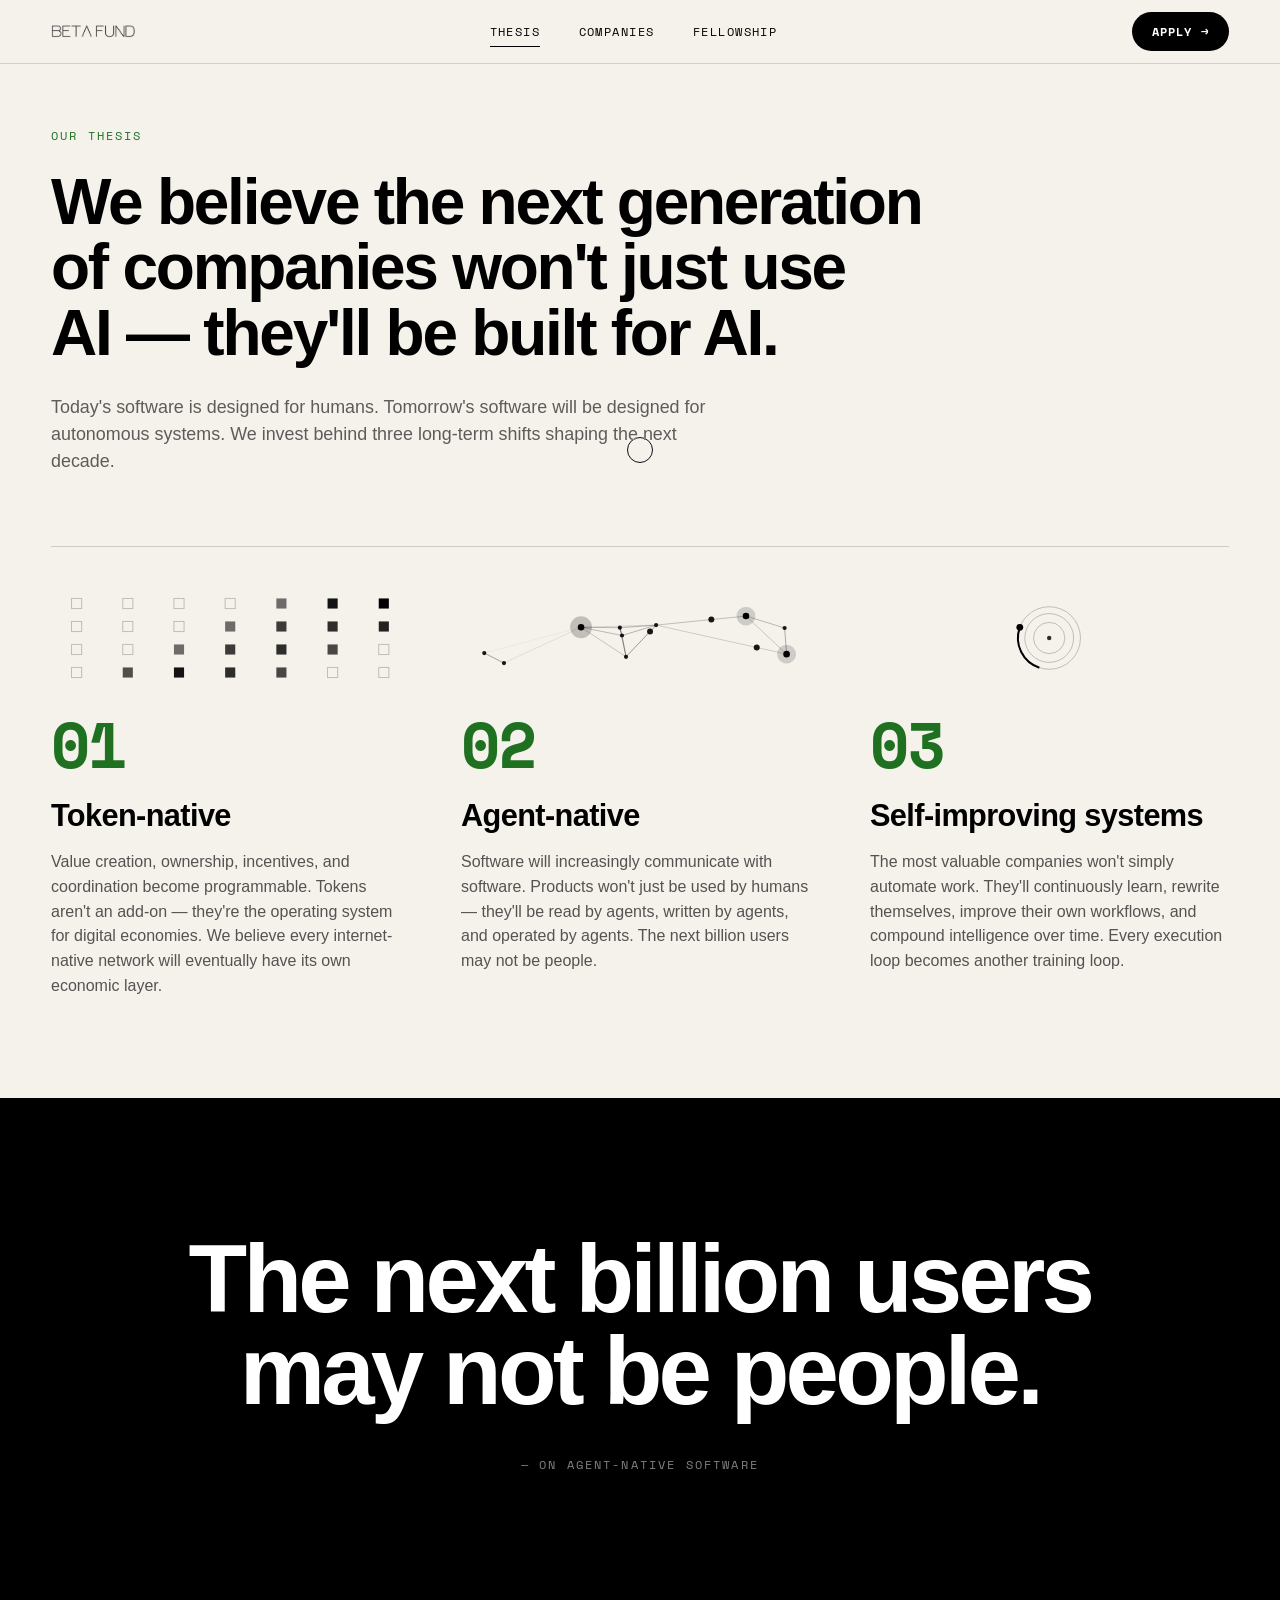
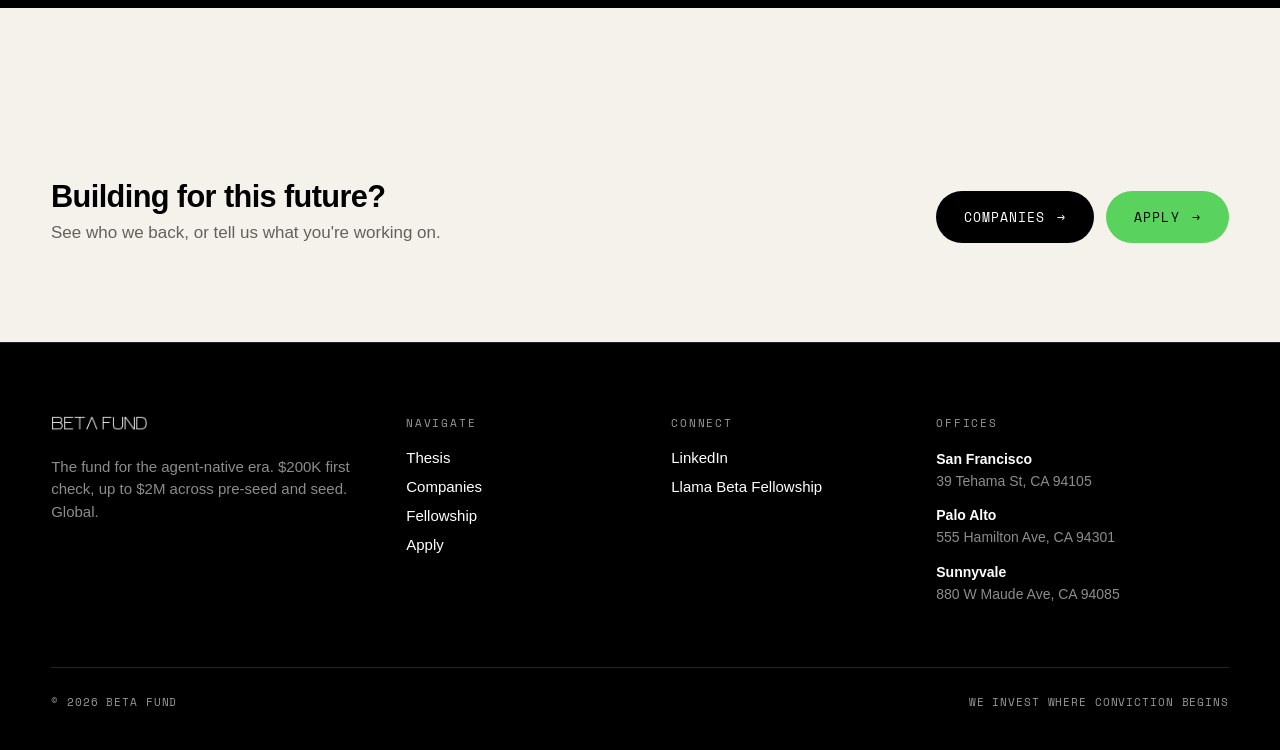
<file: thesis.html>
<!DOCTYPE html>
<html lang="en">
<head>
<meta charset="utf-8">
<meta name="viewport" content="width=device-width, initial-scale=1">
<title>Thesis — Beta Fund</title>
<meta name="description" content="We believe the next generation of companies won't just use AI — they'll be built for AI. Beta Fund invests behind three long-term shifts: token-native, agent-native, and self-improving systems.">
<meta property="og:title" content="Thesis — Beta Fund">
<meta property="og:description" content="We believe the next generation of companies won't just use AI — they'll be built for AI. Beta Fund invests behind three long-term shifts: token-native, agent-native, and self-improving systems.">
<meta property="og:type" content="website">
<meta name="theme-color" content="#5AD25E">
<link rel="icon" href="data:image/svg+xml,%3Csvg xmlns='http://www.w3.org/2000/svg' viewBox='0 0 32 32'%3E%3Crect width='32' height='32' fill='%235AD25E'/%3E%3Crect x='9' y='9' width='14' height='14' fill='%23000'/%3E%3C/svg%3E">
<meta property="og:image" content="https://www.betafund.ai/assets/og.png">
<link rel="preconnect" href="https://fonts.googleapis.com">
<link rel="preconnect" href="https://fonts.gstatic.com" crossorigin>
<link href="https://fonts.googleapis.com/css2?family=Space+Mono:wght@400;700&display=swap" rel="stylesheet">
<link rel="stylesheet" href="./css/site.css">
</head>
<body>
<a href="#main" class="skip-link">Skip to content</a>
<div id="mcursor"></div>

<header class="site-header">
  <a href="./index.html" class="brand" data-magnetic aria-label="Beta Fund — home"><img class="brand-logo" src="./assets/logo.png" alt="Beta Fund"></a>
  <nav class="nav-links" aria-label="Primary">
    <a href="./thesis.html" aria-current="page">Thesis</a>
    <a href="./companies.html">Companies</a>
    <a href="./fellowship.html">Fellowship</a>
  </nav>
  <a href="./apply.html" class="nav-cta" data-magnetic>Apply <span>→</span></a>
  <button class="nav-toggle" aria-label="Open menu" aria-expanded="false" aria-controls="mobileNav"><span></span><span></span><span></span></button>
</header>
<nav id="mobileNav" class="mobile-nav" aria-label="Mobile">
  <a href="./thesis.html" aria-current="page">Thesis <span class="num">01</span></a>
  <a href="./companies.html">Companies <span class="num">02</span></a>
  <a href="./fellowship.html">Fellowship <span class="num">03</span></a>
  <a href="./apply.html">Apply <span class="num">04</span></a>
  <a href="./apply.html" class="m-cta">Apply to the fellowship →</a>
  <div class="m-meta">$200K first check · up to $2M</div>
</nav>

<main id="main" tabindex="-1">
  <section class="section section-pad-top bg-paper">
    <div class="wrap">
      <div class="section-head measure">
        <div class="eyebrow gold" data-reveal>Our Thesis</div>
        <h1 class="h2" data-reveal data-d="60" style="font-size:clamp(32px,5vw,72px)">We believe the next generation of companies won't just use AI — they'll be built for AI.</h1>
        <p class="lead" data-reveal data-d="140">Today's software is designed for humans. Tomorrow's software will be designed for autonomous systems. We invest behind three long-term shifts shaping the next decade.</p>
      </div>

      <div class="thesis-grid">
        <div class="thesis-card" data-reveal data-d="100">
          <canvas data-motif="grid" data-tone="ink"></canvas>
          <div class="num">01</div>
          <h3>Token-native</h3>
          <p>Value creation, ownership, incentives, and coordination become programmable. Tokens aren't an add-on — they're the operating system for digital economies. We believe every internet-native network will eventually have its own economic layer.</p>
        </div>
        <div class="thesis-card" data-reveal data-d="160">
          <canvas data-motif="mesh" data-tone="ink"></canvas>
          <div class="num">02</div>
          <h3>Agent-native</h3>
          <p>Software will increasingly communicate with software. Products won't just be used by humans — they'll be read by agents, written by agents, and operated by agents. The next billion users may not be people.</p>
        </div>
        <div class="thesis-card" data-reveal data-d="220">
          <canvas data-motif="loop" data-tone="ink"></canvas>
          <div class="num">03</div>
          <h3>Self-improving systems</h3>
          <p>The most valuable companies won't simply automate work. They'll continuously learn, rewrite themselves, improve their own workflows, and compound intelligence over time. Every execution loop becomes another training loop.</p>
        </div>
      </div>
    </div>
  </section>

  <!-- PULL QUOTE -->
  <section class="pull">
    <p data-reveal>The next billion users<br>may not be people.</p>
    <div class="src" data-reveal data-d="160">— On agent-native software</div>
  </section>

  <!-- CTA STRIP -->
  <section class="section bg-paper">
    <div class="wrap">
      <div class="cta-strip" data-reveal style="border-top:none;padding-top:0">
        <div>
          <div class="big">Building for this future?</div>
          <div class="sub">See who we back, or tell us what you're working on.</div>
        </div>
        <div style="display:flex;gap:12px;flex-wrap:wrap">
          <a href="./companies.html" class="btn" data-magnetic>Companies <span class="arr">→</span></a>
          <a href="./apply.html" class="btn accent" data-magnetic>Apply <span class="arr">→</span></a>
        </div>
      </div>
    </div>
  </section>
</main>

<footer class="site-footer">
  <div class="wrap">
    <div class="footer-grid">
      <div class="fbrand">
        <a href="./index.html" data-magnetic><img class="fbrand-logo" src="./assets/logo-white.png" alt="Beta Fund"></a>
        <p>The fund for the agent-native era. $200K first check, up to $2M across pre-seed and seed. Global.</p>
      </div>
      <div class="fcol">
        <div class="ftitle">Navigate</div>
        <div class="flist">
          <a href="./thesis.html">Thesis</a>
          <a href="./companies.html">Companies</a>
          <a href="./fellowship.html">Fellowship</a>
          <a href="./apply.html">Apply</a>
        </div>
      </div>
      <div class="fcol">
        <div class="ftitle">Connect</div>
        <div class="flist">
          <a href="https://www.linkedin.com/company/betafund/" target="_blank" rel="noopener">LinkedIn</a>
          <a href="./apply.html">Llama Beta Fellowship</a>
        </div>
      </div>
      <div class="fcol">
        <div class="ftitle">Offices</div>
        <div class="offices">
          <div><span class="city">San Francisco</span>39 Tehama St, CA 94105</div>
          <div><span class="city">Palo Alto</span>555 Hamilton Ave, CA 94301</div>
          <div><span class="city">Sunnyvale</span>880 W Maude Ave, CA 94085</div>
        </div>
      </div>
    </div>
    <div class="footer-bottom">
      <span>© 2026 Beta Fund</span>
      <span>We invest where conviction begins</span>
    </div>
  </div>
</footer>

<script src="./js/site.js"></script>
</body>
</html>
</file>
<file: css/site.css>
/* ============================================================
   Beta Fund — shared design system (multi-page static)
   Yellow editorial. Mobile-first.
   ============================================================ */
:root{
  --accent:#5AD25E;
  --accent-hover:#3BCA40;
  --accent-deep:#1F7021;
  --ink:#000000;
  --paper:#F5F2EC;
  --sans:'Helvetica Neue',Helvetica,Arial,sans-serif;
  --mono:'Space Mono',ui-monospace,'SF Mono',Menlo,monospace;
  --header-h:64px;
  --pad-x:clamp(18px,4vw,72px);
  --maxw:1280px;
}
*{box-sizing:border-box}
html{scroll-behavior:smooth;-webkit-text-size-adjust:100%}
body{
  margin:0;background:var(--ink);font-family:var(--sans);color:var(--ink);
  -webkit-font-smoothing:antialiased;text-rendering:optimizeLegibility;
  overflow-x:hidden;
}
a{color:inherit;text-decoration:none}
button{font-family:inherit}
img{max-width:100%;display:block}
canvas{display:block}
::selection{background:var(--accent);color:#000}
/* Visible on BOTH the yellow surfaces (dark halo) and the black surfaces (yellow ring).
   Keep the real outline as the forced-colors / Windows High Contrast fallback. */
:focus-visible{outline:2px solid var(--accent);outline-offset:2px;box-shadow:0 0 0 4px rgba(0,0,0,.75)}

/* skip link */
.skip-link{position:absolute;left:-9999px;top:0;z-index:3000}
.skip-link:focus{left:12px;top:12px;width:auto;height:auto;padding:10px 16px;background:#000;color:#fff;font-family:var(--mono);font-size:13px;letter-spacing:.06em;text-transform:uppercase;border-radius:8px}

.mono{font-family:var(--mono)}
.eyebrow{font-family:var(--mono);font-size:12px;letter-spacing:.18em;text-transform:uppercase}

/* ---- magnetic cursor (desktop only) ---- */
#mcursor{
  position:fixed;top:0;left:0;width:26px;height:26px;border-radius:50%;
  border:1.5px solid #fff;background:transparent;mix-blend-mode:difference;
  pointer-events:none;z-index:3000;
  transform:translate3d(-100px,-100px,0) translate(-50%,-50%);will-change:transform;
}
@media (hover:none){#mcursor{display:none!important}}

/* ============================================================
   HEADER + MOBILE NAV
   ============================================================ */
.site-header{
  position:fixed;top:0;left:0;right:0;height:var(--header-h);z-index:2000;
  background:var(--paper);display:flex;align-items:center;justify-content:space-between;
  padding:0 var(--pad-x);border-bottom:1px solid rgba(0,0,0,.14);
}
.brand{display:flex;align-items:center;gap:11px;font-weight:700;font-size:18px;letter-spacing:-.02em;color:#000}
.brand .mark{width:13px;height:13px;background:#000;display:inline-block}
.brand-logo{height:15px;width:auto;display:block}
.nav-links{display:flex;align-items:center;gap:clamp(20px,3vw,44px)}
.nav-links a{
  font-family:var(--mono);font-size:12px;letter-spacing:.12em;text-transform:uppercase;color:#000;
  padding:6px 0;border-bottom:1px solid transparent;transition:border-color .18s,opacity .18s;
}
.nav-links a:hover{border-bottom-color:#000}
.nav-links a[aria-current="page"]{border-bottom-color:#000}
.nav-cta{
  background:#000;color:#fff;font-family:var(--mono);font-size:12px;letter-spacing:.1em;text-transform:uppercase;font-weight:700;
  padding:11px 20px;border-radius:100px;display:inline-flex;align-items:center;gap:8px;transition:background .18s;
}
.nav-cta:hover{background:#1a1a1a}

/* hamburger */
.nav-toggle{
  display:none;width:44px;height:44px;border:1px solid rgba(0,0,0,.4);border-radius:8px;
  background:transparent;cursor:pointer;align-items:center;justify-content:center;flex-direction:column;gap:5px;
}
.nav-toggle span{display:block;width:20px;height:2px;background:#000;transition:transform .25s,opacity .25s}
.nav-toggle[aria-expanded="true"] span:nth-child(1){transform:translateY(7px) rotate(45deg)}
.nav-toggle[aria-expanded="true"] span:nth-child(2){opacity:0}
.nav-toggle[aria-expanded="true"] span:nth-child(3){transform:translateY(-7px) rotate(-45deg)}

/* mobile drawer */
.mobile-nav{
  position:fixed;inset:var(--header-h) 0 0 0;z-index:1900;background:var(--paper);
  display:flex;flex-direction:column;padding:28px var(--pad-x) 40px;gap:4px;
  transform:translateY(-12px);opacity:0;pointer-events:none;visibility:hidden;
  transition:opacity .28s ease,transform .28s ease,visibility .28s;
  overflow-y:auto;
}
.mobile-nav.open{opacity:1;transform:none;pointer-events:auto;visibility:visible}
.mobile-nav a{
  font-weight:700;font-size:clamp(28px,8vw,44px);letter-spacing:-.02em;color:#000;
  padding:18px 0;border-bottom:1px solid rgba(0,0,0,.16);display:flex;justify-content:space-between;align-items:center;
}
.mobile-nav a .num{font-family:var(--mono);font-size:13px;font-weight:400;opacity:.5}
.mobile-nav a[aria-current="page"]{padding-left:16px;box-shadow:inset 4px 0 0 #000}
.mobile-nav a[aria-current="page"] .num{opacity:1}
.mobile-nav .m-cta{
  margin-top:24px;background:#000;color:#fff;border-radius:100px;justify-content:center;
  font-family:var(--mono);font-size:14px;letter-spacing:.08em;text-transform:uppercase;font-weight:700;
  padding:18px;border-bottom:none;
}
.mobile-nav .m-meta{margin-top:auto;padding-top:28px;font-family:var(--mono);font-size:11px;letter-spacing:.12em;text-transform:uppercase;color:rgba(0,0,0,.5);border-bottom:none}
body.nav-open{position:fixed;left:0;right:0;width:100%;overflow:hidden}

@media (max-width:860px){
  .nav-links{display:none}
  .nav-cta{display:none}
  .nav-toggle{display:flex}
}

/* ============================================================
   LAYOUT PRIMITIVES
   ============================================================ */
main{display:block;background:var(--ink)}
.section{padding:clamp(72px,11vh,150px) var(--pad-x)}
.section-pad-top{padding-top:calc(var(--header-h) + clamp(40px,7vh,90px))}
.wrap{max-width:var(--maxw);margin:0 auto;width:100%}
.measure{max-width:1000px}
.bg-paper{background:var(--paper);color:#000}
.bg-ink{background:#000;color:#fff}
.bg-accent{background:var(--accent);color:#000}

.section-head .eyebrow{margin-bottom:26px}
.section-head .eyebrow.gold{color:var(--accent-deep)}
.section-head .eyebrow.acc{color:var(--accent)}
.h2{margin:0;font-weight:800;font-size:clamp(30px,4.6vw,64px);line-height:1.02;letter-spacing:-.035em;text-wrap:balance}
.lead{margin:28px 0 0;max-width:680px;font-size:clamp(16px,1.4vw,21px);line-height:1.5}
.bg-paper .lead{color:rgba(0,0,0,.62)}
.bg-ink .lead{color:rgba(255,255,255,.66)}

/* ============================================================
   HERO (home)
   ============================================================ */
.hero{
  background:var(--paper);color:#000;min-height:100svh;
  padding:calc(var(--header-h) + 36px) var(--pad-x) 30px;
  display:flex;flex-direction:column;justify-content:space-between;gap:clamp(28px,4vh,52px);
  position:relative;overflow:hidden;
}
.hero-top{
  display:flex;justify-content:space-between;align-items:center;
  font-family:var(--mono);font-size:12px;letter-spacing:.16em;text-transform:uppercase;
  flex-wrap:wrap;gap:12px;border-bottom:1px solid rgba(0,0,0,.2);padding-bottom:18px;
}
.hero-top span:not(:first-child){opacity:.6}
.hero-main{display:grid;grid-template-columns:1.55fr .9fr;gap:clamp(32px,5vw,72px);align-items:center;width:100%}
.hero-title{margin:0;font-weight:800;font-size:clamp(40px,6.6vw,116px);line-height:.9;letter-spacing:-.045em}
.hero-sub{margin:clamp(22px,3vh,34px) 0 0;max-width:560px;font-size:clamp(16px,1.35vw,21px);line-height:1.45;font-weight:500}
.text-link{
  display:inline-flex;align-items:center;gap:10px;margin-top:26px;
  font-family:var(--mono);font-size:13px;letter-spacing:.08em;text-transform:uppercase;
  border-bottom:1px solid currentColor;padding-bottom:4px;
}
.text-link .arr,.btn .arr{display:inline-block;transition:transform .18s cubic-bezier(.2,0,0,1)}
.text-link:hover .arr,.btn:hover .arr{transform:translateX(5px)}
.hero-card{
  border:1px solid rgba(0,0,0,.28);border-radius:8px;background:rgba(0,0,0,.05);
  padding:16px 16px 6px;display:flex;flex-direction:column;gap:14px;min-height:clamp(300px,44vh,420px);
}
.hero-card-head{display:flex;justify-content:space-between;align-items:center;font-family:var(--mono);font-size:11px;letter-spacing:.14em;text-transform:uppercase}
.hero-card-head .live{display:inline-flex;align-items:center;gap:7px}
.hero-card-head .dot{width:7px;height:7px;border-radius:50%;background:var(--accent);display:inline-block}
.hero-card canvas{flex:1;width:100%;min-height:175px}
.hero-card .thesis-link{display:flex;align-items:center;justify-content:space-between;gap:10px;min-height:44px;padding:11px 2px;font-size:15px;font-weight:600;letter-spacing:-.01em;border-top:1px solid rgba(0,0,0,.14);transition:opacity .18s}
.hero-card .thesis-link:hover{opacity:.55}
.hero-card .thesis-link span{font-family:var(--mono);font-size:12px}
.hero-foot{display:flex;justify-content:space-between;align-items:center;gap:20px;flex-wrap:wrap}
.pill-row{display:flex;gap:12px;flex-wrap:wrap;align-items:center}
.pill{border:1px solid #000;border-radius:100px;padding:9px 18px;font-family:var(--mono);font-size:12px;letter-spacing:.05em;text-transform:uppercase}
.scroll-hint{font-family:var(--mono);font-size:11px;letter-spacing:.2em;text-transform:uppercase;opacity:.55}

@media (max-width:900px){.hero-main{grid-template-columns:1fr}}

/* ---- film / cosmic ---- */
.film{position:relative;background:#000;color:#fff;min-height:100svh;overflow:hidden;display:flex;align-items:center;justify-content:center}
.film #cosmic{position:absolute;inset:0;width:100%;height:100%}
.film .corner{position:absolute;top:calc(var(--header-h) + 24px);left:var(--pad-x);font-family:var(--mono);font-size:12px;letter-spacing:.16em;text-transform:uppercase;color:rgba(255,255,255,.55)}
.film-inner{position:relative;z-index:1;text-align:center;padding:clamp(28px,6vw,80px);max-width:1100px}
.film h2{margin:0;font-weight:800;font-size:clamp(38px,8vw,124px);line-height:.92;letter-spacing:-.04em}
.film p{margin:30px auto 0;max-width:680px;font-size:clamp(15px,1.3vw,20px);line-height:1.5;color:rgba(255,255,255,.7)}

/* ---- pull quote ---- */
.pull{background:#000;color:#fff;padding:clamp(80px,15vh,200px) var(--pad-x);text-align:center}
.pull p{margin:0 auto;max-width:1200px;font-weight:800;font-size:clamp(26px,7.5vw,118px);line-height:.96;letter-spacing:-.04em;text-wrap:balance}
.pull .src{margin-top:38px;font-family:var(--mono);font-size:12px;letter-spacing:.18em;text-transform:uppercase;color:rgba(255,255,255,.5)}

/* ============================================================
   THESIS
   ============================================================ */
.thesis-grid{
  display:grid;grid-template-columns:repeat(auto-fit,minmax(280px,1fr));gap:clamp(36px,4vw,72px);
  margin-top:clamp(48px,8vh,100px);border-top:1px solid rgba(0,0,0,.16);padding-top:clamp(40px,5vh,64px);
}
.bg-ink .thesis-grid{border-top-color:rgba(255,255,255,.16)}
.thesis-card canvas{width:100%;height:92px;margin-bottom:28px}
.thesis-card .num{font-family:var(--mono);font-size:clamp(40px,5vw,72px);font-weight:700;color:var(--accent-deep);line-height:1;letter-spacing:-.03em}
.thesis-card h3{margin:22px 0 16px;font-weight:700;font-size:clamp(24px,2.4vw,34px);letter-spacing:-.02em}
.thesis-card p{margin:0;font-size:16px;line-height:1.55;color:rgba(0,0,0,.66)}

/* ============================================================
   PORTFOLIO / COMPANIES
   ============================================================ */
.theme-list{display:flex;flex-direction:column;gap:clamp(20px,3vh,32px);margin-top:clamp(40px,6vh,64px)}
.theme-card{
  background:#0b0b0c;color:#fff;border-radius:8px;padding:clamp(28px,3.5vw,56px);
  display:flex;flex-direction:column;gap:32px;overflow:hidden;
}
.theme-card .tc-top{display:flex;justify-content:space-between;align-items:flex-start;font-family:var(--mono);font-size:12px;letter-spacing:.14em;text-transform:uppercase;color:rgba(255,255,255,.55)}
.theme-card .tc-body{display:grid;grid-template-columns:1.1fr .9fr;gap:clamp(28px,4vw,64px);align-items:end}
.theme-card h3{margin:0;font-weight:800;font-size:clamp(32px,5.4vw,72px);line-height:.94;letter-spacing:-.035em}
.theme-card .cos{margin-top:clamp(24px,3vh,40px);display:flex;flex-direction:column}
.theme-card .co{display:flex;align-items:baseline;gap:18px;padding:16px 0;border-top:1px solid rgba(255,255,255,.14)}
.theme-card .co .ci{font-family:var(--mono);font-size:12px;color:rgba(255,255,255,.4)}
.theme-card .co .cn{font-size:clamp(20px,2vw,30px);font-weight:600;letter-spacing:-.01em}
.theme-card .tc-motif{position:relative;aspect-ratio:4/3;border-radius:4px;border:1px solid rgba(255,255,255,.14);overflow:hidden;min-height:180px;background:rgba(255,255,255,.02)}
.theme-card .tc-motif canvas{position:absolute;inset:0;width:100%;height:100%}
.theme-card .tc-motif .ml{position:absolute;left:14px;bottom:12px;font-family:var(--mono);font-size:10px;letter-spacing:.14em;text-transform:uppercase;color:rgba(255,255,255,.5)}
@media (max-width:720px){.theme-card .tc-body{grid-template-columns:1fr}.theme-card .tc-motif{order:-1;min-height:150px}}

/* CTA strip */
.cta-strip{margin-top:clamp(48px,8vh,90px);border-top:1px solid rgba(0,0,0,.16);padding-top:clamp(32px,4vh,52px);display:flex;justify-content:space-between;align-items:flex-end;gap:24px;flex-wrap:wrap}
.bg-ink .cta-strip{border-top-color:rgba(255,255,255,.16)}
.cta-strip .big{font-weight:700;font-size:clamp(22px,2.4vw,34px);letter-spacing:-.02em}
.cta-strip .sub{margin-top:8px;color:rgba(0,0,0,.6);font-size:17px}
.bg-ink .cta-strip .sub{color:rgba(255,255,255,.6)}
.btn{
  display:inline-flex;align-items:center;gap:12px;background:#000;color:#fff;border-radius:100px;
  padding:16px 28px;font-family:var(--mono);font-size:13px;letter-spacing:.08em;text-transform:uppercase;
  border:none;cursor:pointer;transition:background .18s,color .18s;
}
.btn:hover{background:var(--accent);color:#000}
.btn.accent{background:var(--accent);color:#000}
.btn.accent:hover{background:#fff}

/* ============================================================
   FELLOWSHIP
   ============================================================ */
/* signature mesh block — now a full-width block in its own pushed-down
   section rather than a sidebar item, so it's styled standalone (no longer
   scoped under a .fellow-aside parent that no longer exists in the markup). */
.net{margin-top:clamp(32px,5vh,56px);border:1px solid rgba(23,24,26,.15);border-radius:8px;background:rgba(23,24,26,.03);padding:16px 16px 12px}
.net canvas{width:100%;height:clamp(200px,28vh,300px)}
.net .cap{margin-top:12px;display:flex;justify-content:space-between;align-items:center;font-family:var(--mono);font-size:11px;letter-spacing:.14em;text-transform:uppercase;color:rgba(23,24,26,.5)}
.accordion{margin-top:clamp(40px,6vh,64px);border-bottom:1px solid rgba(23,24,26,.15)}
.acc-item{border-top:1px solid rgba(23,24,26,.15)}
.acc-btn{width:100%;background:transparent;border:0;color:#17181A;cursor:pointer;display:flex;align-items:center;justify-content:space-between;gap:20px;padding:26px 4px;text-align:left;transition:opacity .18s}
.acc-btn:hover{opacity:.78}
.acc-btn .lhs{display:flex;align-items:baseline;gap:18px}
.acc-btn .anum{font-family:var(--mono);font-size:12px;color:rgba(23,24,26,.4)}
.acc-btn .atitle{font-weight:600;font-size:clamp(19px,1.9vw,27px);letter-spacing:-.015em}
.acc-btn .sign{font-family:var(--mono);font-size:26px;color:var(--accent);line-height:1;font-weight:400;transition:transform .25s}
.acc-btn[aria-expanded="true"] .sign{transform:rotate(45deg)}
.acc-panel{max-height:0;opacity:0;visibility:hidden;overflow:hidden;transition:max-height .55s cubic-bezier(.2,0,0,1),opacity .4s ease-in-out,visibility .55s}
.acc-btn[aria-expanded="true"] + .acc-panel{visibility:visible}
.acc-panel p{margin:0 4px 26px 44px;max-width:560px;font-size:16px;line-height:1.6;color:rgba(23,24,26,.62)}
@media (max-width:620px){.acc-panel p{margin-left:34px}}

/* stat band */
.stat-band{display:grid;grid-template-columns:repeat(auto-fit,minmax(180px,1fr));gap:clamp(28px,4vw,56px);margin-top:clamp(40px,6vh,72px);border-top:1px solid rgba(23,24,26,.15);padding-top:clamp(32px,4vh,48px)}
.stat .v{font-weight:800;font-size:clamp(44px,6vw,90px);line-height:1;letter-spacing:-.04em}
.stat .l{margin-top:14px;font-family:var(--mono);font-size:12px;letter-spacing:.06em;text-transform:uppercase;color:rgba(23,24,26,.55)}

/* ============================================================
   MARQUEE
   ============================================================ */
.marquee{background:var(--accent);color:#000;padding:22px 0;overflow:hidden;border-top:1px solid rgba(0,0,0,.16);border-bottom:1px solid rgba(0,0,0,.16);white-space:nowrap}
.marquee-track{display:inline-flex;align-items:center;will-change:transform}
.marquee-track span{display:inline-flex;align-items:center;font-weight:700;font-size:clamp(22px,3vw,40px);letter-spacing:-.02em;padding:0 26px}
.marquee-track .star{opacity:.4;padding-left:52px;font-size:.6em}

/* ============================================================
   APPLY FORM
   ============================================================ */
.apply-hero{text-align:center;max-width:1100px;margin:0 auto}
.apply-hero h1{margin:0 auto;font-weight:800;font-size:clamp(40px,7.5vw,104px);line-height:.94;letter-spacing:-.04em;text-wrap:balance}
.apply-hero .lead{margin:28px auto 0;color:rgba(255,255,255,.66)}
.apply-pills{display:flex;justify-content:center;gap:10px;flex-wrap:wrap;margin-top:30px}
.apply-pills span{border:1px solid rgba(255,255,255,.3);border-radius:100px;padding:9px 16px;font-family:var(--mono);font-size:11px;letter-spacing:.06em;text-transform:uppercase;color:rgba(255,255,255,.85)}
/* spam honeypot — off-screen, never shown to humans, ignored by AT */
.hp{position:absolute!important;left:-9999px!important;top:auto;width:1px;height:1px;overflow:hidden}
#applyForm{display:grid;grid-template-columns:1fr 1fr;gap:16px 18px;max-width:760px;margin:48px auto 0;text-align:left}
#applyForm .af-full{grid-column:1/-1}
#applyForm label{display:block;font-family:var(--mono);font-size:11px;letter-spacing:.12em;text-transform:uppercase;color:rgba(255,255,255,.5);margin-bottom:8px}
#applyForm input,#applyForm select,#applyForm textarea{width:100%;background:rgba(255,255,255,.04);border:1px solid rgba(255,255,255,.16);border-radius:10px;padding:13px 14px;font-family:var(--sans);font-size:16px;color:#fff;outline:none;transition:border-color .18s,background .18s}
#applyForm input::placeholder,#applyForm textarea::placeholder{color:rgba(255,255,255,.55)}
#applyForm input:focus,#applyForm select:focus,#applyForm textarea:focus{border-color:var(--accent);background:rgba(255,255,255,.07)}
#applyForm textarea{min-height:94px;resize:vertical;line-height:1.45}
#applyForm select{appearance:none;-webkit-appearance:none;cursor:pointer;background-image:linear-gradient(45deg,transparent 50%,rgba(255,255,255,.5) 50%),linear-gradient(135deg,rgba(255,255,255,.5) 50%,transparent 50%);background-position:calc(100% - 18px) 19px,calc(100% - 13px) 19px;background-size:5px 5px,5px 5px;background-repeat:no-repeat}
#applyForm option{color:#000}
#applyBtn{grid-column:1/-1;justify-self:start;display:inline-flex;align-items:center;gap:14px;margin-top:8px;background:var(--accent);color:#000;border:none;border-radius:100px;padding:18px 34px;font-family:var(--mono);font-size:14px;letter-spacing:.08em;text-transform:uppercase;font-weight:700;cursor:pointer;transition:background .18s}
#applyBtn:hover{background:#fff}
#applyBtn:disabled{cursor:default}
#applyMsg{grid-column:1/-1;font-family:var(--mono);font-size:12px;letter-spacing:.04em;color:rgba(255,255,255,.6);min-height:16px;margin-top:2px}
@media (max-width:680px){#applyForm{grid-template-columns:1fr;margin-top:36px}#applyBtn{width:100%;justify-content:center}}

/* ============================================================
   FOOTER
   ============================================================ */
.site-footer{background:#000;color:#fff;padding:clamp(56px,8vh,96px) var(--pad-x) 40px;border-top:1px solid rgba(255,255,255,.14)}
.footer-grid{display:grid;grid-template-columns:1.4fr 1fr 1fr 1.3fr;gap:40px;align-items:start}
.footer-grid .fbrand{min-width:240px}
.footer-grid .fbrand a{display:inline-flex;align-items:center;gap:12px;font-weight:700;font-size:24px;letter-spacing:-.02em}
.footer-grid .fbrand .mark{width:15px;height:15px;background:var(--accent);display:inline-block}
.fbrand-logo{height:17px;width:auto;display:block}
.footer-grid .fbrand p{margin:20px 0 0;max-width:340px;font-size:15px;line-height:1.5;color:rgba(255,255,255,.55)}
.fcol .ftitle{font-family:var(--mono);font-size:11px;letter-spacing:.16em;text-transform:uppercase;color:rgba(255,255,255,.6);margin-bottom:18px}
.fcol .flist{display:flex;flex-direction:column;gap:12px;font-size:15px}
.fcol .flist a{transition:color .18s}
.fcol .flist a:hover{color:var(--accent)}
.fcol .offices{display:flex;flex-direction:column;gap:14px;font-size:14px;line-height:1.45;color:rgba(255,255,255,.55)}
.fcol .offices .city{display:block;color:#fff;font-weight:600;margin-bottom:2px}
.footer-bottom{margin-top:clamp(48px,7vh,80px);padding-top:26px;border-top:1px solid rgba(255,255,255,.14);display:flex;justify-content:space-between;gap:16px;flex-wrap:wrap;font-family:var(--mono);font-size:11px;letter-spacing:.08em;text-transform:uppercase;color:rgba(255,255,255,.6)}
@media (max-width:860px){
  .footer-grid{grid-template-columns:1fr 1fr}
  /* footer is the only nav at the bottom on mobile — give links comfortable taps */
  .fcol .flist{gap:0}
  .fcol .flist a{display:inline-block;padding:13px 0}
}
@media (max-width:520px){.footer-grid{grid-template-columns:1fr}}

/* ============================================================
   REVEAL ANIMATION
   ============================================================ */
[data-reveal]{will-change:opacity,transform}
@media (prefers-reduced-motion:reduce){
  *{animation:none!important;transition:none!important;scroll-behavior:auto!important}
  [data-reveal]{opacity:1!important;transform:none!important}
}

/* ============================================================
   FELLOWSHIP LIGHT THEME (scoped)
   Cream + green editorial variant — Swiss/minimal, print-ad feel.
   Applies only to fellowship.html via body.theme-green. Every
   override below is scoped under .theme-green so the other 4
   pages are untouched.
   ============================================================ */
.theme-green{--accent:#5AD25E;--accent-hover:#3BCA40}

/* header + mobile drawer: cream bg, ink brand + links (flip from the old dark theme) */
.theme-green .site-header{background:#F6F4EE;border-bottom-color:rgba(23,24,26,.15)}
.theme-green .brand{color:#17181A}
.theme-green .nav-links a{color:#17181A}
.theme-green .nav-links a:hover{border-bottom-color:#17181A}
.theme-green .nav-links a[aria-current="page"]{border-bottom-color:#17181A}
.theme-green .nav-toggle{border-color:rgba(23,24,26,.4)}
.theme-green .nav-toggle span{background:#17181A}
.theme-green .nav-cta{background:#17181A;color:#fff;font-weight:700}
.theme-green .nav-cta:hover{background:#000}

.theme-green .mobile-nav{background:#F6F4EE}
.theme-green .mobile-nav a{color:#17181A;border-bottom-color:rgba(23,24,26,.14)}
.theme-green .mobile-nav a[aria-current="page"]{box-shadow:inset 4px 0 0 #17181A}
.theme-green .mobile-nav .m-cta{background:#17181A;color:#fff}
.theme-green .mobile-nav .m-meta{color:rgba(23,24,26,.5)}

.theme-green ::selection{background:#5AD25E;color:#17181A}
.theme-green .stat .v{color:var(--accent)}
/* small mono label on cream ("What you get") — bright green fails contrast as
   small text here, so this one instance rides the deep token instead. */
.theme-green .eyebrow.acc{color:var(--accent-deep)}

/* main content + closing CTA band: cream everywhere, no dark sections
   except the primary CTA pill (see .fh-apply / .btn below) */
.theme-green .bg-ink{background:#F6F4EE;color:#17181A}
.theme-green .bg-accent{background:#F6F4EE;color:#17181A;border-top:1px solid rgba(23,24,26,.15)}

/* the word "Fellowship" in the H1 picks up the accent green */
.theme-green .acc-word{color:var(--accent)}

/* primary CTA stays a dark ink pill even though the page is light,
   with a green arrow glyph. .btn:hover keeps its inline background:#000
   (higher specificity than the base .btn:hover rule) so hover already
   stays dark without an override here. */
.theme-green .btn .arr{color:var(--accent)}
.theme-green .fh-apply{background:#17181A;color:#fff;font-weight:700}
.theme-green .fh-apply:hover{background:#000;color:#fff}

/* status badge — mono, uppercase, ink text, green pulse dot */
.badge{font-family:var(--mono);font-size:12px;letter-spacing:.18em;text-transform:uppercase;color:#17181A;display:inline-flex;align-items:center;gap:10px;margin-bottom:0}
.bdot{width:8px;height:8px;border-radius:50%;background:var(--accent);animation:bdot-pulse 2s infinite}
@keyframes bdot-pulse{
  0%{box-shadow:0 0 0 0 rgba(90,210,94,.6)}
  100%{box-shadow:0 0 0 8px rgba(90,210,94,0)}
}

/* stat + CTA row at the foot of the fellowship hero */
.fh-row{display:flex;align-items:center;justify-content:space-between;gap:28px;flex-wrap:wrap}
.fh-stats{display:flex;gap:clamp(32px,6vw,64px);flex-wrap:wrap}
.fh-stat{display:flex;flex-direction:column;gap:8px}
.fh-stat .v{font-weight:800;font-size:clamp(28px,min(4.6vw,7svh),60px);letter-spacing:-.04em;line-height:1;color:#17181A}
.fh-stat .l{font-family:var(--mono);font-size:11px;letter-spacing:.14em;text-transform:uppercase;color:rgba(23,24,26,.55)}

/* ============================================================
   FELLOWSHIP — full-viewport landing hero
   Cream editorial: badge/url row, big two-line lockup beside the
   llama mark, hairline, then a stat + CTA foot row. Every class
   here is fellowship-only (used nowhere else in the markup).
   ============================================================ */
.fh-hero{background:#F6F4EE;color:#17181A;min-height:100svh;display:flex;padding:calc(var(--header-h) + clamp(14px,3.2svh,48px)) var(--pad-x) clamp(16px,3.2svh,56px)}
.fh-hero-wrap{display:flex;flex-direction:column;justify-content:space-between;gap:clamp(14px,4svh,72px);flex:1;width:100%}

.fh-top{display:flex;justify-content:space-between;align-items:center;flex-wrap:wrap;gap:12px}
.fh-url{font-family:var(--mono);font-size:13px;letter-spacing:.2em;text-transform:uppercase;color:rgba(23,24,26,.42)}

.fh-mid{display:grid;grid-template-columns:1.5fr 1fr;gap:clamp(24px,5vw,64px);align-items:center}
.fh-copy h1{margin:0;font-weight:800;font-size:clamp(36px,min(9vw,14svh),110px);line-height:.95;letter-spacing:-.04em}
.fh-copy p{margin:clamp(10px,min(3vh,2.6svh),30px) 0 0;max-width:46ch;font-size:clamp(15px,min(1.6vw,2.6svh),24px);line-height:1.45;color:rgba(23,24,26,.62)}
.fh-copy p strong{color:#17181A;font-weight:700}
.fh-mark{display:flex;align-items:center;justify-content:center}
.fh-mark img{width:clamp(160px,min(27vw,43svh),380px);height:auto}

.fh-hr{border-top:1px solid rgba(23,24,26,.15)}

@media (max-width:820px){
  .fh-mid{grid-template-columns:1fr}
  .fh-mark{justify-content:flex-start}
  .fh-mark img{width:180px}
  .fh-row{flex-direction:column;align-items:flex-start;gap:24px}
  .fh-row .fh-apply{width:100%;justify-content:center}
}
</file>
